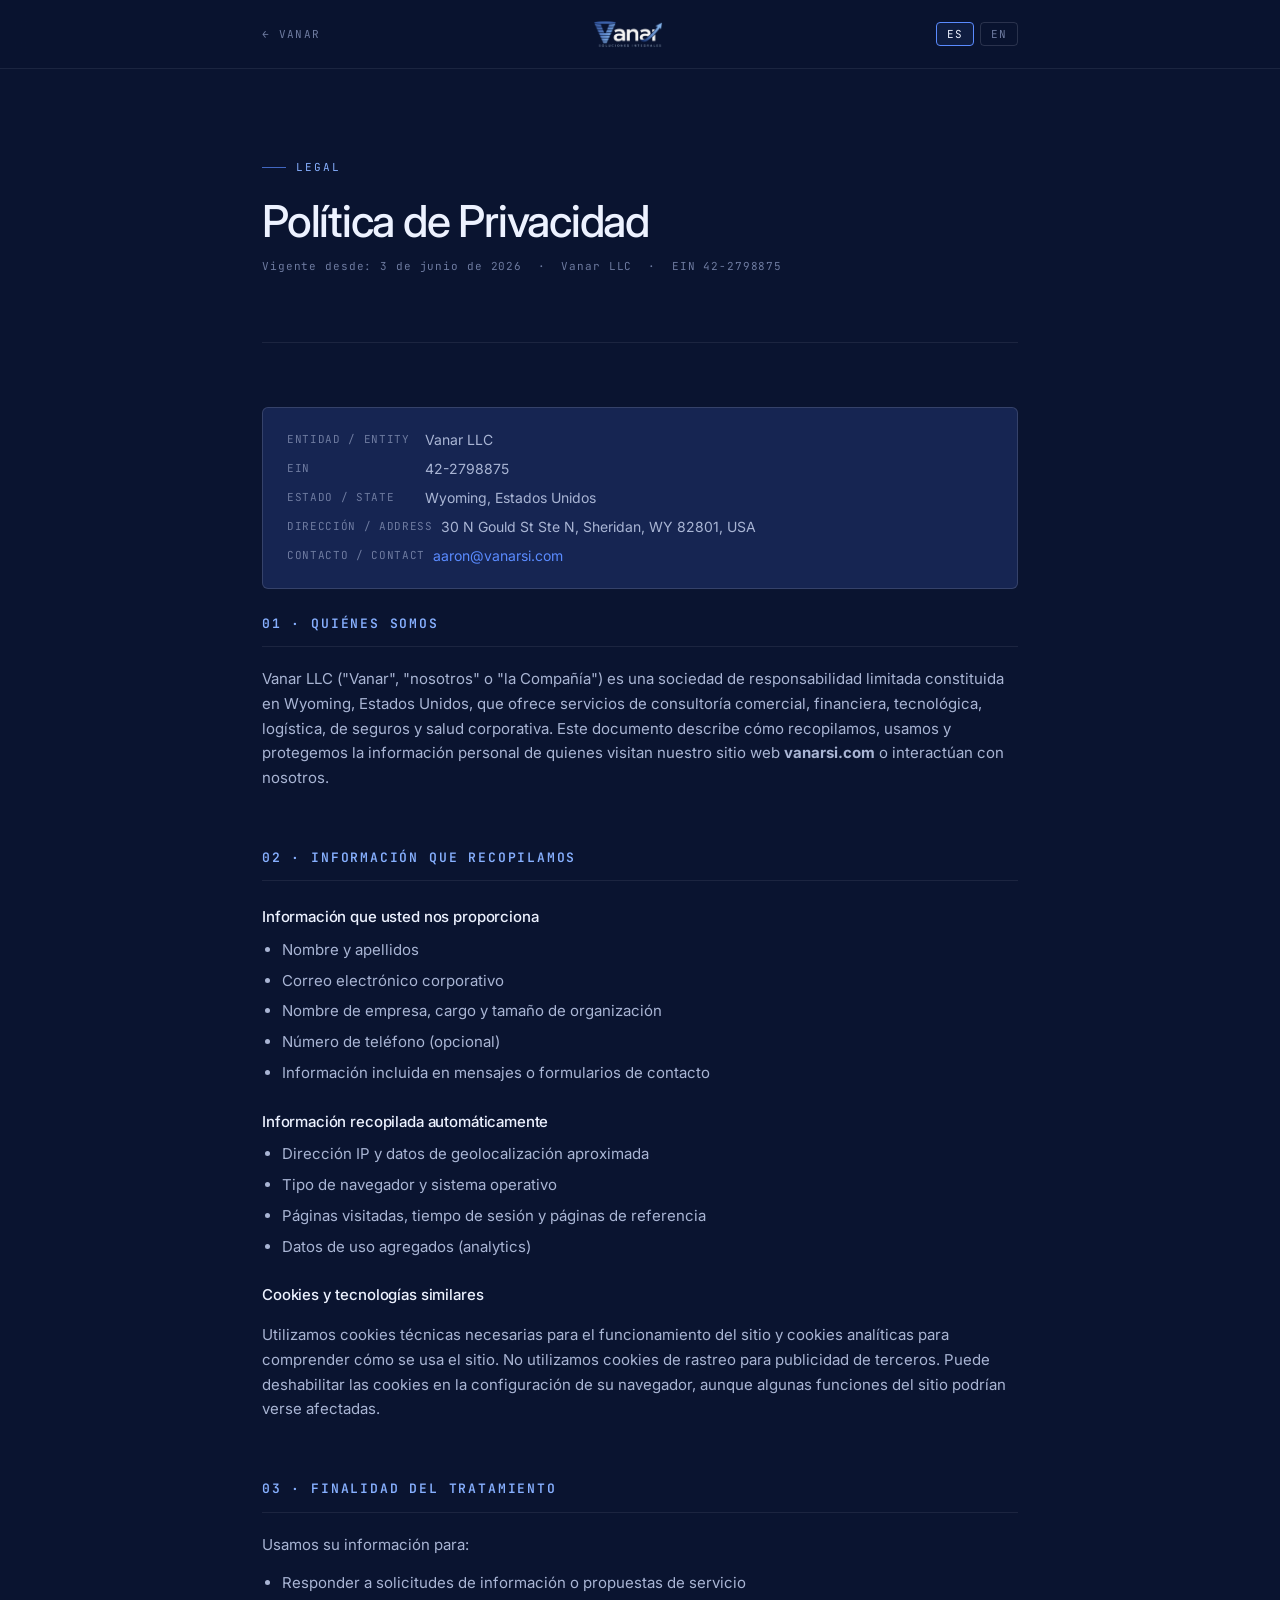
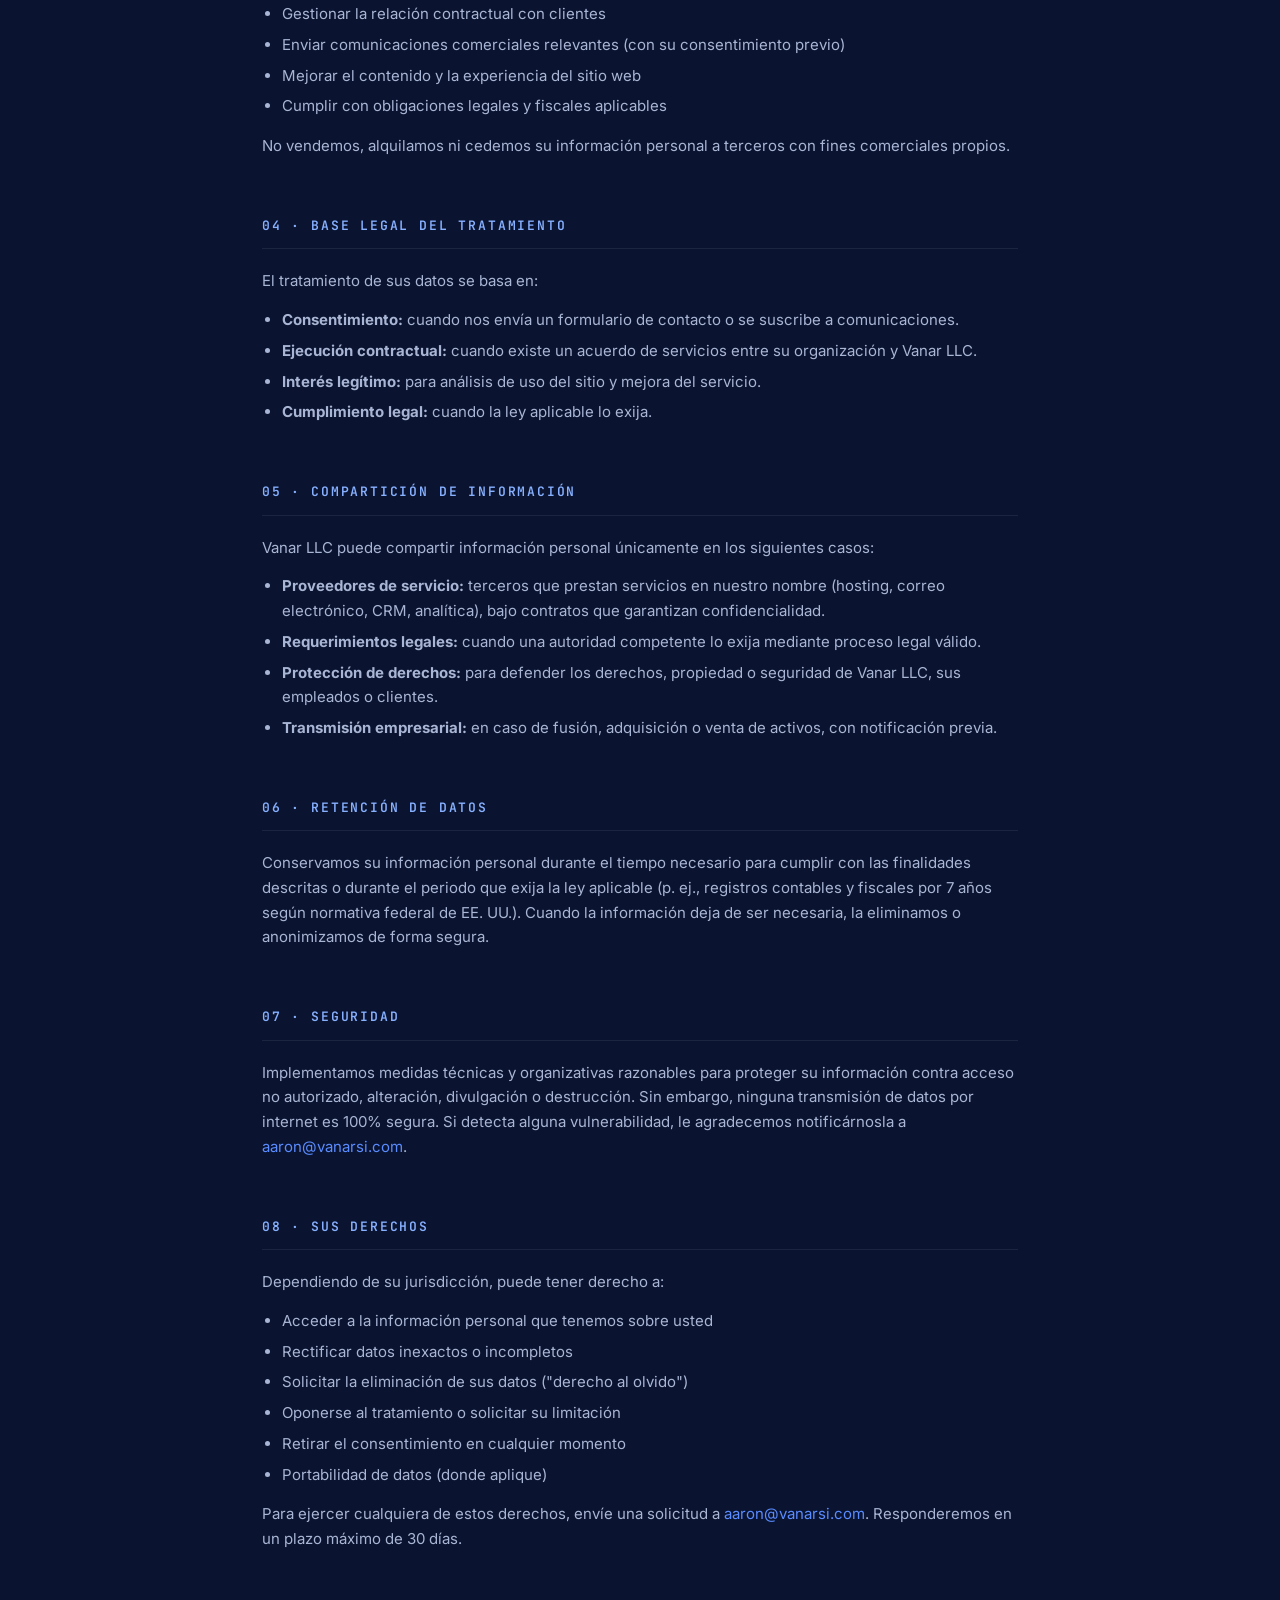
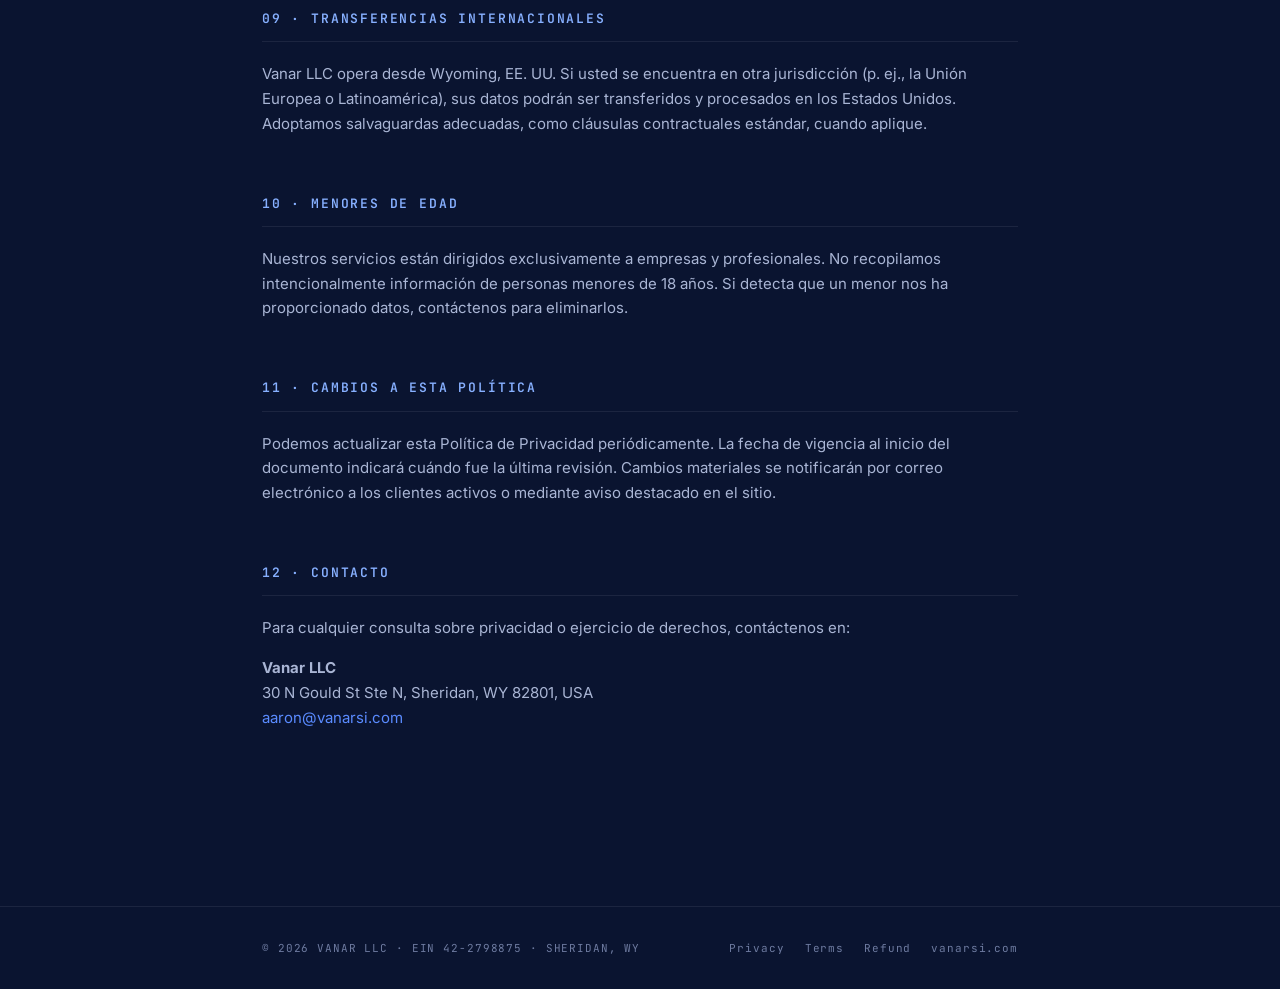
<file: privacy.html>
<!doctype html>
<html lang="es">
<head>
<meta charset="utf-8" />
<meta name="viewport" content="width=device-width, initial-scale=1" />
<title>Política de Privacidad · Vanar LLC</title>
<link rel="icon" type="image/png" sizes="32x32" href="assets/favicon-32.png?v=3" />
<link rel="shortcut icon" href="assets/favicon-32.png?v=3" />
<link rel="preconnect" href="https://fonts.googleapis.com" />
<link rel="preconnect" href="https://fonts.gstatic.com" crossorigin />
<link href="https://fonts.googleapis.com/css2?family=Inter:wght@300;400;450;500;600&family=JetBrains+Mono:wght@400;500&family=Instrument+Serif:ital@0;1&display=swap" rel="stylesheet" />
<style>
:root {
  --bg: #0A1430;
  --bg-elev: #101D43;
  --bg-elev-2: #162552;
  --ink: #EDF2FF;
  --ink-soft: #A9B5D4;
  --ink-mute: #6E7BA0;
  --line: rgba(237,242,255,0.08);
  --line-2: rgba(237,242,255,0.14);
  --accent: #5A8BFF;
  --accent-2: #87B0FF;
  --radius: 6px;
}
*, *::before, *::after { box-sizing: border-box; }
html, body { margin: 0; padding: 0; background: var(--bg); color: var(--ink); }
body {
  font-family: 'Inter', system-ui, sans-serif;
  font-size: 16px;
  line-height: 1.65;
  -webkit-font-smoothing: antialiased;
}
a { color: var(--accent); text-decoration: none; }
a:hover { text-decoration: underline; }
.container { max-width: 820px; margin: 0 auto; padding: 0 32px; }
@media (max-width: 600px) { .container { padding: 0 20px; } }

/* Nav */
.legal-nav {
  border-bottom: 1px solid var(--line);
  padding: 20px 0;
  position: sticky; top: 0;
  background: rgba(10,20,48,0.92);
  backdrop-filter: blur(12px);
  z-index: 100;
}
.legal-nav-row {
  display: flex; align-items: center; justify-content: space-between; gap: 16px;
}
.logo-img { height: 28px; display: block; }
.nav-back {
  font-family: 'JetBrains Mono', monospace;
  font-size: 11px; letter-spacing: 0.12em;
  text-transform: uppercase; color: var(--ink-mute);
  display: inline-flex; align-items: center; gap: 6px;
}
.nav-back:hover { color: var(--ink); text-decoration: none; }
.lang-toggle { display: flex; gap: 6px; }
.lang-toggle button {
  font-family: 'JetBrains Mono', monospace;
  font-size: 11px; letter-spacing: 0.1em;
  border: 1px solid var(--line-2);
  background: none; color: var(--ink-mute);
  padding: 4px 10px; border-radius: 4px; cursor: pointer;
  transition: all 0.15s;
}
.lang-toggle button.active, .lang-toggle button:hover {
  color: var(--ink); border-color: var(--accent); background: rgba(90,139,255,0.08);
}

/* Hero header */
.legal-header {
  padding: 80px 0 56px;
  border-bottom: 1px solid var(--line);
}
.eyebrow {
  font-family: 'JetBrains Mono', monospace;
  font-size: 11px; letter-spacing: 0.18em; text-transform: uppercase;
  color: var(--accent-2); display: inline-flex; align-items: center; gap: 10px;
}
.eyebrow::before {
  content: ""; width: 24px; height: 1px;
  background: var(--accent); display: inline-block; opacity: 0.7;
}
.legal-title {
  font-size: clamp(28px, 4vw, 44px);
  font-weight: 500; letter-spacing: -0.028em;
  margin: 20px 0 12px; line-height: 1.1;
}
.legal-meta {
  font-family: 'JetBrains Mono', monospace;
  font-size: 11px; letter-spacing: 0.08em; color: var(--ink-mute);
}

/* Body */
.legal-body { padding: 64px 0 120px; }
.legal-section { margin-bottom: 56px; }
.legal-section h2 {
  font-size: 13px; font-weight: 600; letter-spacing: 0.14em;
  text-transform: uppercase; color: var(--accent-2);
  font-family: 'JetBrains Mono', monospace;
  margin: 0 0 20px;
  padding-bottom: 12px;
  border-bottom: 1px solid var(--line);
}
.legal-section h3 {
  font-size: 15px; font-weight: 500; color: var(--ink);
  margin: 24px 0 8px; letter-spacing: -0.01em;
}
.legal-section p {
  color: var(--ink-soft); font-size: 15px; margin-bottom: 14px;
}
.legal-section ul {
  margin: 0 0 14px 0; padding-left: 20px;
  color: var(--ink-soft); font-size: 15px;
}
.legal-section ul li { margin-bottom: 6px; }
.entity-box {
  background: var(--bg-elev-2);
  border: 1px solid var(--line-2);
  border-radius: var(--radius);
  padding: 20px 24px;
  margin-bottom: 24px;
}
.entity-box .row { display: flex; gap: 8px; margin-bottom: 6px; font-size: 14px; }
.entity-box .row:last-child { margin-bottom: 0; }
.entity-box .label { color: var(--ink-mute); min-width: 130px; font-family: 'JetBrains Mono', monospace; font-size: 11px; letter-spacing: 0.06em; text-transform: uppercase; padding-top: 2px; }
.entity-box .val { color: var(--ink-soft); }

/* Footer */
.legal-footer {
  border-top: 1px solid var(--line);
  padding: 32px 0;
}
.legal-footer-row {
  display: flex; align-items: center; justify-content: space-between;
  font-family: 'JetBrains Mono', monospace; font-size: 11px;
  letter-spacing: 0.08em; color: var(--ink-mute); gap: 16px; flex-wrap: wrap;
}
.legal-links { display: flex; gap: 20px; }
.legal-links a { color: var(--ink-mute); }
.legal-links a:hover { color: var(--accent); text-decoration: none; }

/* Lang visibility */
[data-lang] { display: none; }
[data-lang].visible { display: block; }
</style>
</head>
<body>

<nav class="legal-nav">
  <div class="container legal-nav-row">
    <a href="/" class="nav-back">← Vanar</a>
    <a href="/"><img src="assets/vanar-logo-nav.png?v=1" alt="Vanar" class="logo-img" /></a>
    <div class="lang-toggle">
      <button class="active" onclick="setLang('es')" id="btn-es">ES</button>
      <button onclick="setLang('en')" id="btn-en">EN</button>
    </div>
  </div>
</nav>

<div class="container">
  <header class="legal-header">
    <span class="eyebrow">Legal</span>

    <div data-lang="es" class="visible">
      <h1 class="legal-title">Política de Privacidad</h1>
      <p class="legal-meta">Vigente desde: 3 de junio de 2026 &nbsp;·&nbsp; Vanar LLC &nbsp;·&nbsp; EIN 42-2798875</p>
    </div>
    <div data-lang="en">
      <h1 class="legal-title">Privacy Policy</h1>
      <p class="legal-meta">Effective: June 3, 2026 &nbsp;·&nbsp; Vanar LLC &nbsp;·&nbsp; EIN 42-2798875</p>
    </div>
  </header>

  <main class="legal-body">

    <!-- ENTITY INFO -->
    <div class="entity-box">
      <div class="row"><span class="label">Entidad / Entity</span><span class="val">Vanar LLC</span></div>
      <div class="row"><span class="label">EIN</span><span class="val">42-2798875</span></div>
      <div class="row"><span class="label">Estado / State</span><span class="val">Wyoming, Estados Unidos</span></div>
      <div class="row"><span class="label">Dirección / Address</span><span class="val">30 N Gould St Ste N, Sheridan, WY 82801, USA</span></div>
      <div class="row"><span class="label">Contacto / Contact</span><span class="val"><a href="mailto:aaron@vanarsi.com">aaron@vanarsi.com</a></span></div>
    </div>

    <!-- ESPAÑOL -->
    <div data-lang="es" class="visible">

      <div class="legal-section">
        <h2>01 · Quiénes somos</h2>
        <p>Vanar LLC ("Vanar", "nosotros" o "la Compañía") es una sociedad de responsabilidad limitada constituida en Wyoming, Estados Unidos, que ofrece servicios de consultoría comercial, financiera, tecnológica, logística, de seguros y salud corporativa. Este documento describe cómo recopilamos, usamos y protegemos la información personal de quienes visitan nuestro sitio web <strong>vanarsi.com</strong> o interactúan con nosotros.</p>
      </div>

      <div class="legal-section">
        <h2>02 · Información que recopilamos</h2>
        <h3>Información que usted nos proporciona</h3>
        <ul>
          <li>Nombre y apellidos</li>
          <li>Correo electrónico corporativo</li>
          <li>Nombre de empresa, cargo y tamaño de organización</li>
          <li>Número de teléfono (opcional)</li>
          <li>Información incluida en mensajes o formularios de contacto</li>
        </ul>
        <h3>Información recopilada automáticamente</h3>
        <ul>
          <li>Dirección IP y datos de geolocalización aproximada</li>
          <li>Tipo de navegador y sistema operativo</li>
          <li>Páginas visitadas, tiempo de sesión y páginas de referencia</li>
          <li>Datos de uso agregados (analytics)</li>
        </ul>
        <h3>Cookies y tecnologías similares</h3>
        <p>Utilizamos cookies técnicas necesarias para el funcionamiento del sitio y cookies analíticas para comprender cómo se usa el sitio. No utilizamos cookies de rastreo para publicidad de terceros. Puede deshabilitar las cookies en la configuración de su navegador, aunque algunas funciones del sitio podrían verse afectadas.</p>
      </div>

      <div class="legal-section">
        <h2>03 · Finalidad del tratamiento</h2>
        <p>Usamos su información para:</p>
        <ul>
          <li>Responder a solicitudes de información o propuestas de servicio</li>
          <li>Gestionar la relación contractual con clientes</li>
          <li>Enviar comunicaciones comerciales relevantes (con su consentimiento previo)</li>
          <li>Mejorar el contenido y la experiencia del sitio web</li>
          <li>Cumplir con obligaciones legales y fiscales aplicables</li>
        </ul>
        <p>No vendemos, alquilamos ni cedemos su información personal a terceros con fines comerciales propios.</p>
      </div>

      <div class="legal-section">
        <h2>04 · Base legal del tratamiento</h2>
        <p>El tratamiento de sus datos se basa en:</p>
        <ul>
          <li><strong>Consentimiento:</strong> cuando nos envía un formulario de contacto o se suscribe a comunicaciones.</li>
          <li><strong>Ejecución contractual:</strong> cuando existe un acuerdo de servicios entre su organización y Vanar LLC.</li>
          <li><strong>Interés legítimo:</strong> para análisis de uso del sitio y mejora del servicio.</li>
          <li><strong>Cumplimiento legal:</strong> cuando la ley aplicable lo exija.</li>
        </ul>
      </div>

      <div class="legal-section">
        <h2>05 · Compartición de información</h2>
        <p>Vanar LLC puede compartir información personal únicamente en los siguientes casos:</p>
        <ul>
          <li><strong>Proveedores de servicio:</strong> terceros que prestan servicios en nuestro nombre (hosting, correo electrónico, CRM, analítica), bajo contratos que garantizan confidencialidad.</li>
          <li><strong>Requerimientos legales:</strong> cuando una autoridad competente lo exija mediante proceso legal válido.</li>
          <li><strong>Protección de derechos:</strong> para defender los derechos, propiedad o seguridad de Vanar LLC, sus empleados o clientes.</li>
          <li><strong>Transmisión empresarial:</strong> en caso de fusión, adquisición o venta de activos, con notificación previa.</li>
        </ul>
      </div>

      <div class="legal-section">
        <h2>06 · Retención de datos</h2>
        <p>Conservamos su información personal durante el tiempo necesario para cumplir con las finalidades descritas o durante el periodo que exija la ley aplicable (p. ej., registros contables y fiscales por 7 años según normativa federal de EE. UU.). Cuando la información deja de ser necesaria, la eliminamos o anonimizamos de forma segura.</p>
      </div>

      <div class="legal-section">
        <h2>07 · Seguridad</h2>
        <p>Implementamos medidas técnicas y organizativas razonables para proteger su información contra acceso no autorizado, alteración, divulgación o destrucción. Sin embargo, ninguna transmisión de datos por internet es 100% segura. Si detecta alguna vulnerabilidad, le agradecemos notificárnosla a <a href="mailto:aaron@vanarsi.com">aaron@vanarsi.com</a>.</p>
      </div>

      <div class="legal-section">
        <h2>08 · Sus derechos</h2>
        <p>Dependiendo de su jurisdicción, puede tener derecho a:</p>
        <ul>
          <li>Acceder a la información personal que tenemos sobre usted</li>
          <li>Rectificar datos inexactos o incompletos</li>
          <li>Solicitar la eliminación de sus datos ("derecho al olvido")</li>
          <li>Oponerse al tratamiento o solicitar su limitación</li>
          <li>Retirar el consentimiento en cualquier momento</li>
          <li>Portabilidad de datos (donde aplique)</li>
        </ul>
        <p>Para ejercer cualquiera de estos derechos, envíe una solicitud a <a href="mailto:aaron@vanarsi.com">aaron@vanarsi.com</a>. Responderemos en un plazo máximo de 30 días.</p>
      </div>

      <div class="legal-section">
        <h2>09 · Transferencias internacionales</h2>
        <p>Vanar LLC opera desde Wyoming, EE. UU. Si usted se encuentra en otra jurisdicción (p. ej., la Unión Europea o Latinoamérica), sus datos podrán ser transferidos y procesados en los Estados Unidos. Adoptamos salvaguardas adecuadas, como cláusulas contractuales estándar, cuando aplique.</p>
      </div>

      <div class="legal-section">
        <h2>10 · Menores de edad</h2>
        <p>Nuestros servicios están dirigidos exclusivamente a empresas y profesionales. No recopilamos intencionalmente información de personas menores de 18 años. Si detecta que un menor nos ha proporcionado datos, contáctenos para eliminarlos.</p>
      </div>

      <div class="legal-section">
        <h2>11 · Cambios a esta política</h2>
        <p>Podemos actualizar esta Política de Privacidad periódicamente. La fecha de vigencia al inicio del documento indicará cuándo fue la última revisión. Cambios materiales se notificarán por correo electrónico a los clientes activos o mediante aviso destacado en el sitio.</p>
      </div>

      <div class="legal-section">
        <h2>12 · Contacto</h2>
        <p>Para cualquier consulta sobre privacidad o ejercicio de derechos, contáctenos en:</p>
        <p><strong>Vanar LLC</strong><br/>
        30 N Gould St Ste N, Sheridan, WY 82801, USA<br/>
        <a href="mailto:aaron@vanarsi.com">aaron@vanarsi.com</a></p>
      </div>

    </div><!-- /es -->

    <!-- ENGLISH -->
    <div data-lang="en">

      <div class="legal-section">
        <h2>01 · Who We Are</h2>
        <p>Vanar LLC ("Vanar," "we," or "the Company") is a limited liability company formed in Wyoming, United States, providing commercial, financial, technology, logistics, insurance, and corporate health consulting services. This document describes how we collect, use, and protect the personal information of those who visit our website <strong>vanarsi.com</strong> or interact with us.</p>
      </div>

      <div class="legal-section">
        <h2>02 · Information We Collect</h2>
        <h3>Information You Provide</h3>
        <ul>
          <li>Full name</li>
          <li>Corporate email address</li>
          <li>Company name, title, and organization size</li>
          <li>Phone number (optional)</li>
          <li>Information included in messages or contact forms</li>
        </ul>
        <h3>Automatically Collected Information</h3>
        <ul>
          <li>IP address and approximate geolocation</li>
          <li>Browser type and operating system</li>
          <li>Pages visited, session duration, and referral pages</li>
          <li>Aggregated usage data (analytics)</li>
        </ul>
        <h3>Cookies and Similar Technologies</h3>
        <p>We use technically necessary cookies for site functionality and analytics cookies to understand how the site is used. We do not use third-party advertising tracking cookies. You may disable cookies in your browser settings, though some site features may be affected.</p>
      </div>

      <div class="legal-section">
        <h2>03 · Purpose of Processing</h2>
        <p>We use your information to:</p>
        <ul>
          <li>Respond to information requests or service proposals</li>
          <li>Manage contractual relationships with clients</li>
          <li>Send relevant commercial communications (with your prior consent)</li>
          <li>Improve website content and user experience</li>
          <li>Comply with applicable legal and tax obligations</li>
        </ul>
        <p>We do not sell, rent, or transfer your personal information to third parties for their own commercial purposes.</p>
      </div>

      <div class="legal-section">
        <h2>04 · Legal Basis for Processing</h2>
        <ul>
          <li><strong>Consent:</strong> when you submit a contact form or subscribe to communications.</li>
          <li><strong>Contractual performance:</strong> when a services agreement exists between your organization and Vanar LLC.</li>
          <li><strong>Legitimate interest:</strong> for site usage analytics and service improvement.</li>
          <li><strong>Legal compliance:</strong> where required by applicable law.</li>
        </ul>
      </div>

      <div class="legal-section">
        <h2>05 · Information Sharing</h2>
        <p>Vanar LLC may share personal information only in the following cases:</p>
        <ul>
          <li><strong>Service providers:</strong> third parties acting on our behalf (hosting, email, CRM, analytics), under contracts ensuring confidentiality.</li>
          <li><strong>Legal requirements:</strong> when required by a competent authority through valid legal process.</li>
          <li><strong>Rights protection:</strong> to defend the rights, property, or safety of Vanar LLC, its employees, or clients.</li>
          <li><strong>Business transfers:</strong> in case of merger, acquisition, or asset sale, with prior notice.</li>
        </ul>
      </div>

      <div class="legal-section">
        <h2>06 · Data Retention</h2>
        <p>We retain personal information for as long as necessary to fulfill the described purposes or as required by applicable law (e.g., accounting and tax records for 7 years under U.S. federal regulations). When information is no longer needed, it is securely deleted or anonymized.</p>
      </div>

      <div class="legal-section">
        <h2>07 · Security</h2>
        <p>We implement reasonable technical and organizational measures to protect your information against unauthorized access, alteration, disclosure, or destruction. However, no data transmission over the internet is 100% secure. If you discover a vulnerability, please notify us at <a href="mailto:aaron@vanarsi.com">aaron@vanarsi.com</a>.</p>
      </div>

      <div class="legal-section">
        <h2>08 · Your Rights</h2>
        <p>Depending on your jurisdiction, you may have the right to:</p>
        <ul>
          <li>Access the personal information we hold about you</li>
          <li>Correct inaccurate or incomplete data</li>
          <li>Request deletion of your data ("right to be forgotten")</li>
          <li>Object to processing or request restriction</li>
          <li>Withdraw consent at any time</li>
          <li>Data portability (where applicable)</li>
        </ul>
        <p>To exercise any of these rights, send a request to <a href="mailto:aaron@vanarsi.com">aaron@vanarsi.com</a>. We will respond within 30 days.</p>
      </div>

      <div class="legal-section">
        <h2>09 · International Transfers</h2>
        <p>Vanar LLC operates from Wyoming, USA. If you are located in another jurisdiction (e.g., the European Union or Latin America), your data may be transferred to and processed in the United States. We implement appropriate safeguards, such as standard contractual clauses, where applicable.</p>
      </div>

      <div class="legal-section">
        <h2>10 · Minors</h2>
        <p>Our services are directed exclusively at businesses and professionals. We do not knowingly collect information from individuals under 18 years of age. If you believe a minor has provided us with data, please contact us for its removal.</p>
      </div>

      <div class="legal-section">
        <h2>11 · Changes to This Policy</h2>
        <p>We may update this Privacy Policy periodically. The effective date at the top of this document indicates when it was last revised. Material changes will be communicated by email to active clients or via a prominent notice on the site.</p>
      </div>

      <div class="legal-section">
        <h2>12 · Contact</h2>
        <p>For any privacy inquiries or to exercise your rights, contact us at:</p>
        <p><strong>Vanar LLC</strong><br/>
        30 N Gould St Ste N, Sheridan, WY 82801, USA<br/>
        <a href="mailto:aaron@vanarsi.com">aaron@vanarsi.com</a></p>
      </div>

    </div><!-- /en -->

  </main>
</div>

<footer class="legal-footer">
  <div class="container legal-footer-row">
    <span>© 2026 VANAR LLC · EIN 42-2798875 · SHERIDAN, WY</span>
    <div class="legal-links">
      <a href="privacy.html">Privacy</a>
      <a href="terms.html">Terms</a>
      <a href="refund.html">Refund</a>
      <a href="/">vanarsi.com</a>
    </div>
  </div>
</footer>

<script>
function setLang(lang) {
  document.querySelectorAll('[data-lang]').forEach(el => {
    el.classList.toggle('visible', el.dataset.lang === lang);
  });
  document.getElementById('btn-es').classList.toggle('active', lang === 'es');
  document.getElementById('btn-en').classList.toggle('active', lang === 'en');
  document.documentElement.lang = lang;
  localStorage.setItem('vanar_lang', lang);
}
(function() {
  const saved = localStorage.getItem('vanar_lang') || 'es';
  if (saved === 'en') setLang('en');
})();
</script>
</body>
</html>
</file>
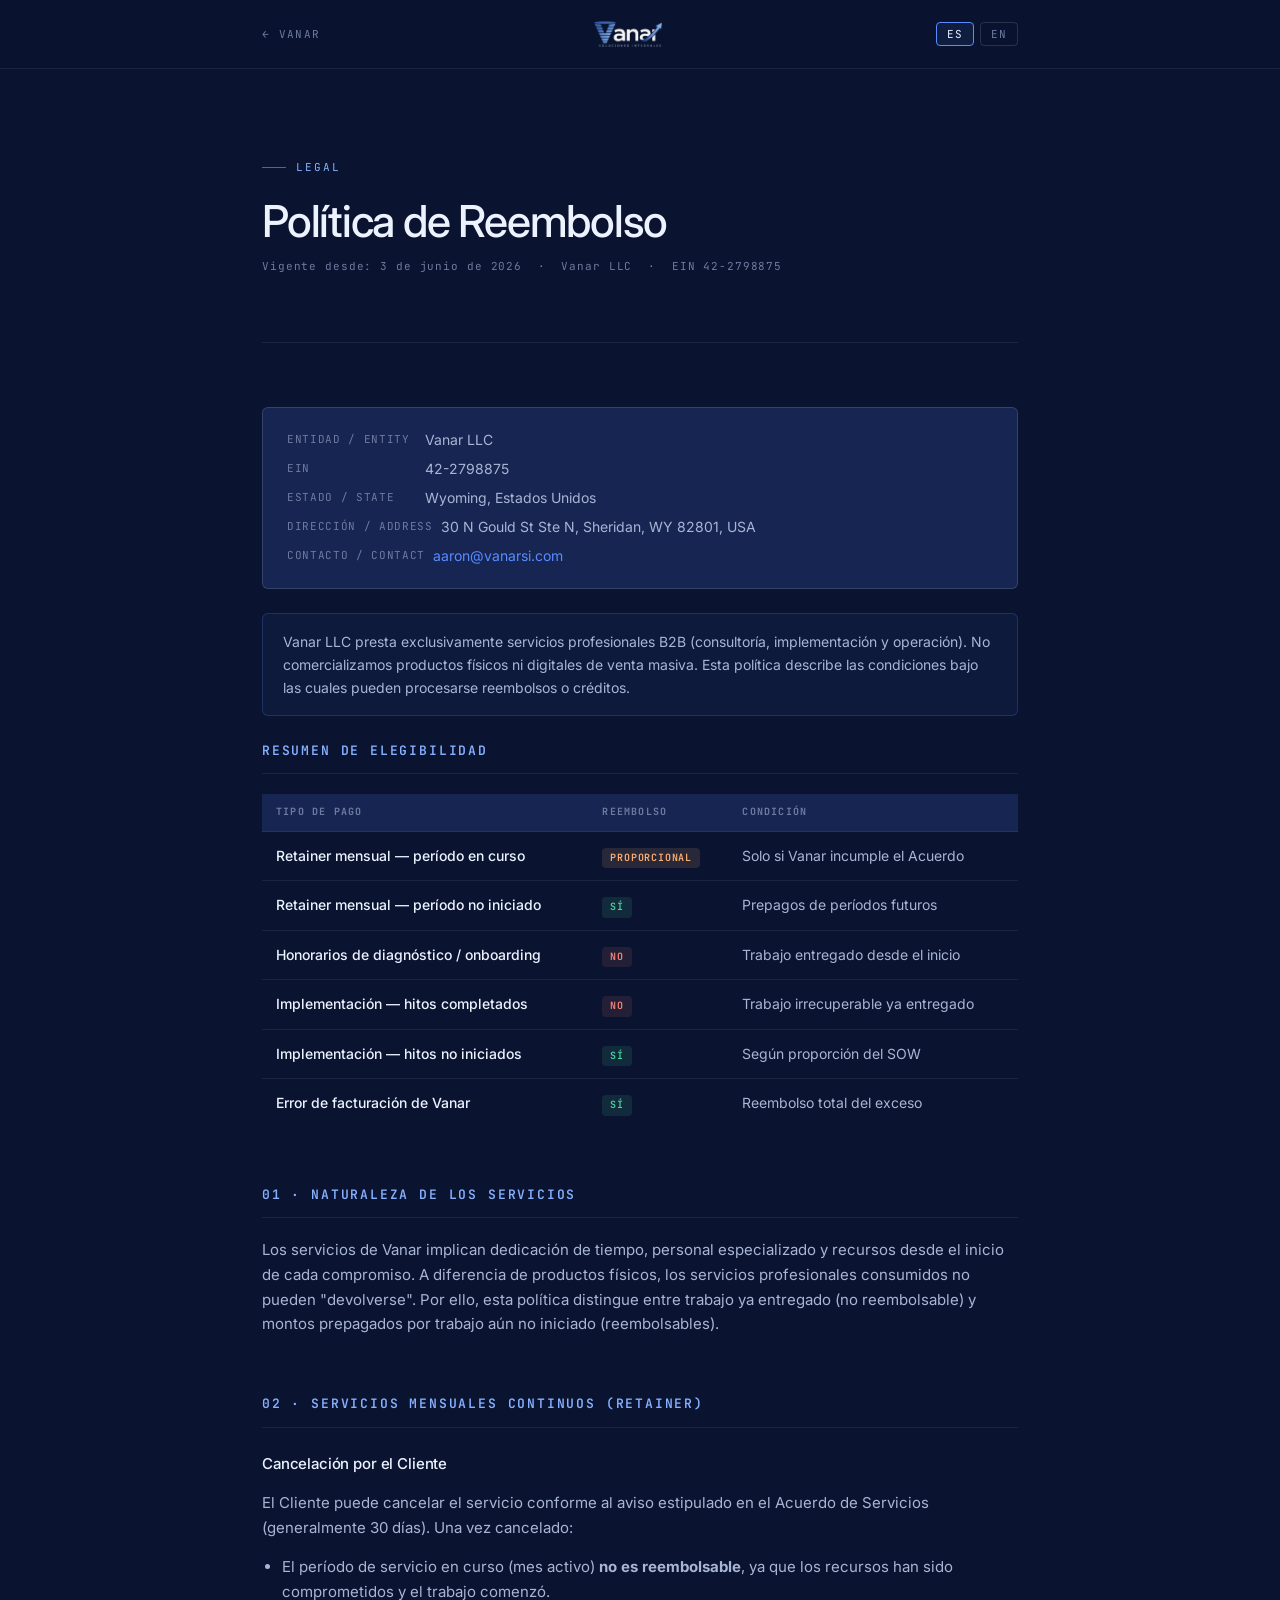
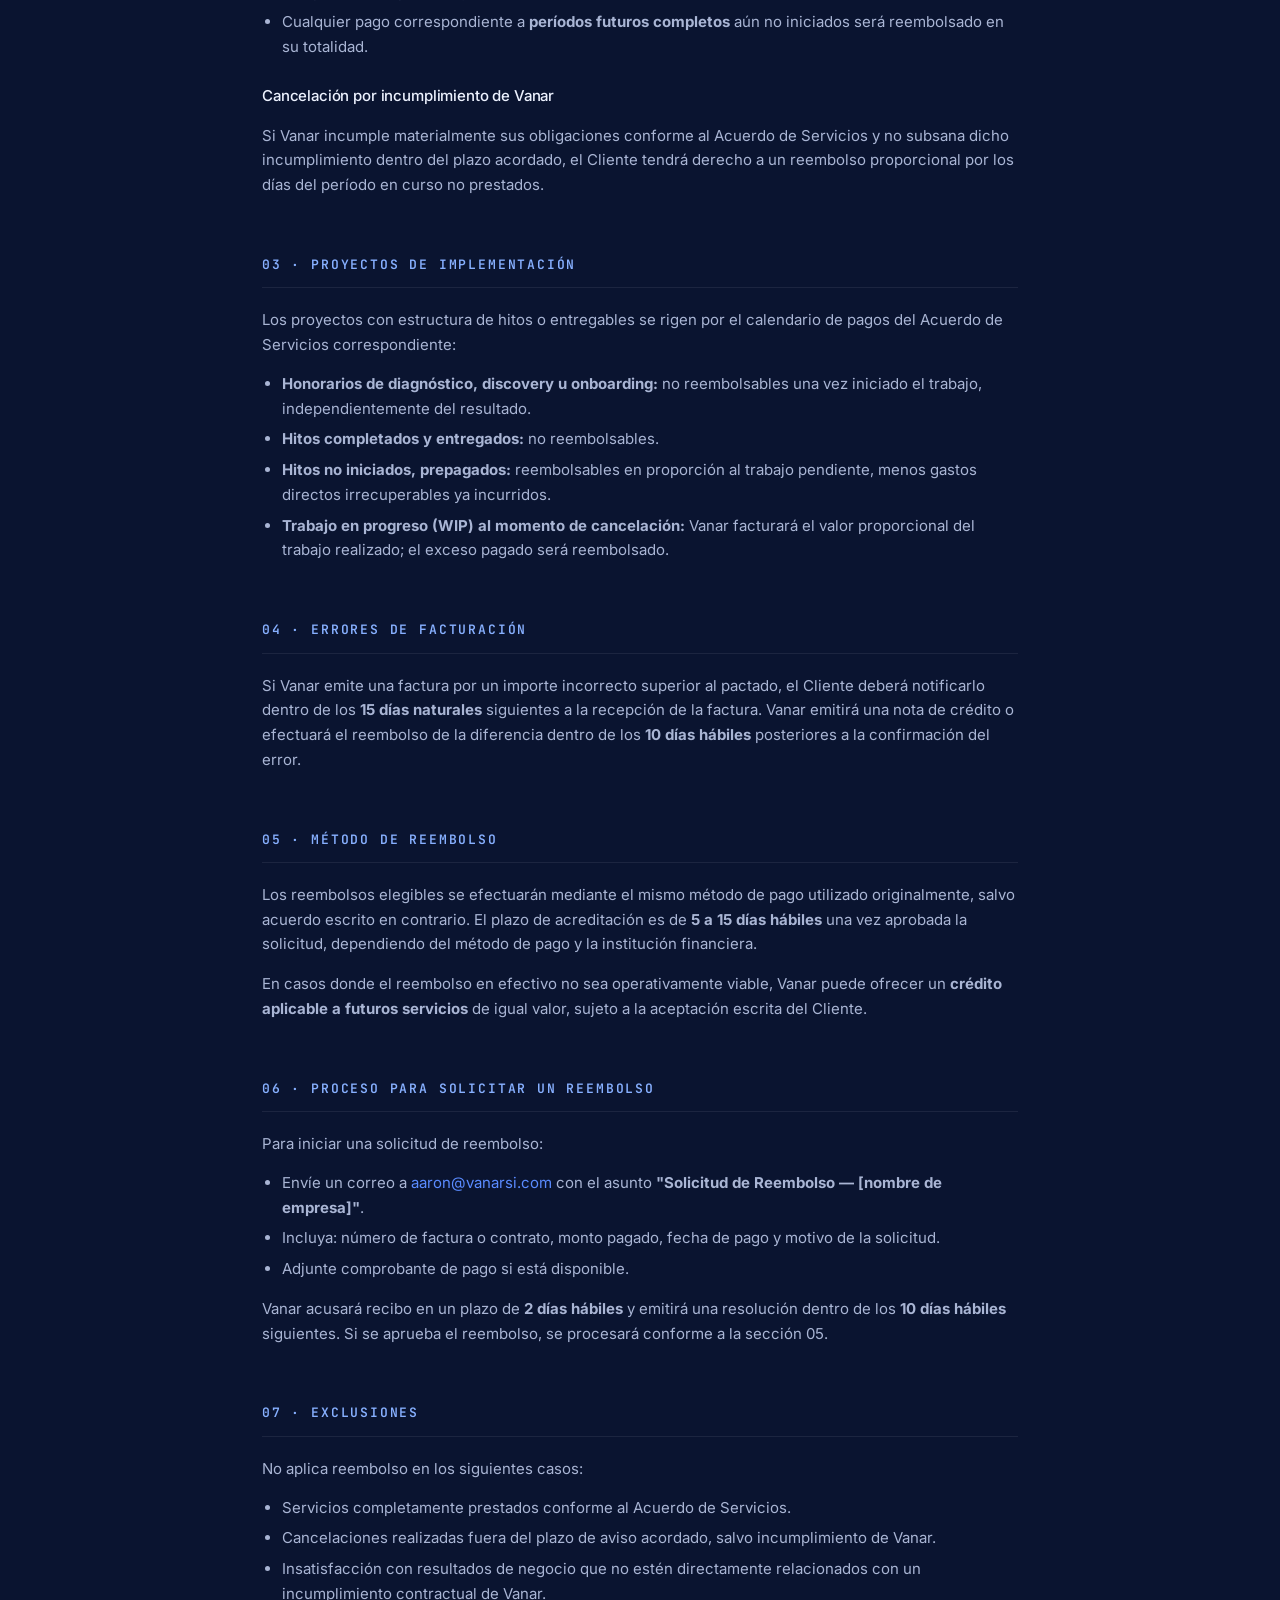
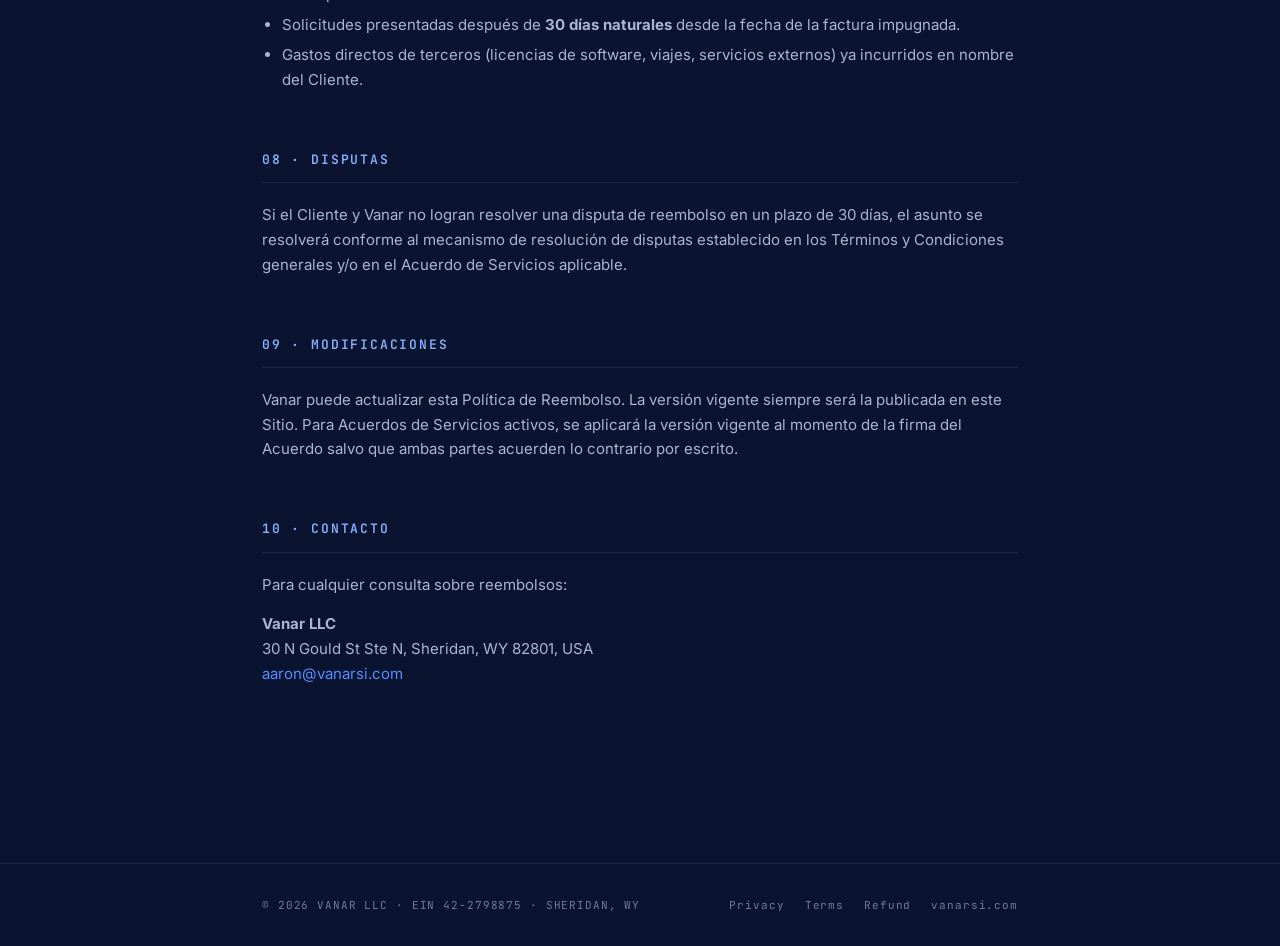
<file: refund.html>
<!doctype html>
<html lang="es">
<head>
<meta charset="utf-8" />
<meta name="viewport" content="width=device-width, initial-scale=1" />
<title>Política de Reembolso · Vanar LLC</title>
<link rel="icon" type="image/png" sizes="32x32" href="assets/favicon-32.png?v=3" />
<link rel="shortcut icon" href="assets/favicon-32.png?v=3" />
<link rel="preconnect" href="https://fonts.googleapis.com" />
<link rel="preconnect" href="https://fonts.gstatic.com" crossorigin />
<link href="https://fonts.googleapis.com/css2?family=Inter:wght@300;400;450;500;600&family=JetBrains+Mono:wght@400;500&family=Instrument+Serif:ital@0;1&display=swap" rel="stylesheet" />
<style>
:root {
  --bg: #0A1430;
  --bg-elev: #101D43;
  --bg-elev-2: #162552;
  --ink: #EDF2FF;
  --ink-soft: #A9B5D4;
  --ink-mute: #6E7BA0;
  --line: rgba(237,242,255,0.08);
  --line-2: rgba(237,242,255,0.14);
  --accent: #5A8BFF;
  --accent-2: #87B0FF;
  --positive: #4BD39A;
  --warn: #FFB070;
  --risk: #FF8577;
  --radius: 6px;
}
*, *::before, *::after { box-sizing: border-box; }
html, body { margin: 0; padding: 0; background: var(--bg); color: var(--ink); }
body {
  font-family: 'Inter', system-ui, sans-serif;
  font-size: 16px;
  line-height: 1.65;
  -webkit-font-smoothing: antialiased;
}
a { color: var(--accent); text-decoration: none; }
a:hover { text-decoration: underline; }
.container { max-width: 820px; margin: 0 auto; padding: 0 32px; }
@media (max-width: 600px) { .container { padding: 0 20px; } }

.legal-nav {
  border-bottom: 1px solid var(--line);
  padding: 20px 0;
  position: sticky; top: 0;
  background: rgba(10,20,48,0.92);
  backdrop-filter: blur(12px);
  z-index: 100;
}
.legal-nav-row { display: flex; align-items: center; justify-content: space-between; gap: 16px; }
.logo-img { height: 28px; display: block; }
.nav-back {
  font-family: 'JetBrains Mono', monospace;
  font-size: 11px; letter-spacing: 0.12em;
  text-transform: uppercase; color: var(--ink-mute);
  display: inline-flex; align-items: center; gap: 6px;
}
.nav-back:hover { color: var(--ink); text-decoration: none; }
.lang-toggle { display: flex; gap: 6px; }
.lang-toggle button {
  font-family: 'JetBrains Mono', monospace;
  font-size: 11px; letter-spacing: 0.1em;
  border: 1px solid var(--line-2);
  background: none; color: var(--ink-mute);
  padding: 4px 10px; border-radius: 4px; cursor: pointer;
  transition: all 0.15s;
}
.lang-toggle button.active, .lang-toggle button:hover {
  color: var(--ink); border-color: var(--accent); background: rgba(90,139,255,0.08);
}

.legal-header { padding: 80px 0 56px; border-bottom: 1px solid var(--line); }
.eyebrow {
  font-family: 'JetBrains Mono', monospace;
  font-size: 11px; letter-spacing: 0.18em; text-transform: uppercase;
  color: var(--accent-2); display: inline-flex; align-items: center; gap: 10px;
}
.eyebrow::before {
  content: ""; width: 24px; height: 1px;
  background: var(--accent); display: inline-block; opacity: 0.7;
}
.legal-title {
  font-size: clamp(28px, 4vw, 44px); font-weight: 500;
  letter-spacing: -0.028em; margin: 20px 0 12px; line-height: 1.1;
}
.legal-meta {
  font-family: 'JetBrains Mono', monospace;
  font-size: 11px; letter-spacing: 0.08em; color: var(--ink-mute);
}

.legal-body { padding: 64px 0 120px; }
.legal-section { margin-bottom: 56px; }
.legal-section h2 {
  font-size: 13px; font-weight: 600; letter-spacing: 0.14em;
  text-transform: uppercase; color: var(--accent-2);
  font-family: 'JetBrains Mono', monospace;
  margin: 0 0 20px; padding-bottom: 12px;
  border-bottom: 1px solid var(--line);
}
.legal-section h3 {
  font-size: 15px; font-weight: 500; color: var(--ink);
  margin: 24px 0 8px; letter-spacing: -0.01em;
}
.legal-section p { color: var(--ink-soft); font-size: 15px; margin-bottom: 14px; }
.legal-section ul { margin: 0 0 14px 0; padding-left: 20px; color: var(--ink-soft); font-size: 15px; }
.legal-section ul li { margin-bottom: 6px; }
.entity-box {
  background: var(--bg-elev-2); border: 1px solid var(--line-2);
  border-radius: var(--radius); padding: 20px 24px; margin-bottom: 24px;
}
.entity-box .row { display: flex; gap: 8px; margin-bottom: 6px; font-size: 14px; }
.entity-box .row:last-child { margin-bottom: 0; }
.entity-box .label {
  color: var(--ink-mute); min-width: 130px; font-family: 'JetBrains Mono', monospace;
  font-size: 11px; letter-spacing: 0.06em; text-transform: uppercase; padding-top: 2px;
}
.entity-box .val { color: var(--ink-soft); }

/* Summary table */
.refund-table {
  width: 100%; border-collapse: collapse; margin-bottom: 24px;
  font-size: 14px;
}
.refund-table th {
  text-align: left; padding: 10px 14px;
  background: var(--bg-elev-2); color: var(--ink-mute);
  font-family: 'JetBrains Mono', monospace; font-size: 10px;
  letter-spacing: 0.12em; text-transform: uppercase;
  border-bottom: 1px solid var(--line-2);
}
.refund-table td {
  padding: 12px 14px; border-bottom: 1px solid var(--line);
  color: var(--ink-soft); vertical-align: top;
}
.refund-table tr:last-child td { border-bottom: none; }
.refund-table .type-col { color: var(--ink); font-weight: 500; }
.badge {
  display: inline-block; padding: 2px 8px; border-radius: 4px;
  font-family: 'JetBrains Mono', monospace; font-size: 10px;
  letter-spacing: 0.08em; text-transform: uppercase; font-weight: 600;
}
.badge-yes { background: rgba(75,211,154,0.12); color: var(--positive); }
.badge-partial { background: rgba(255,176,112,0.12); color: var(--warn); }
.badge-no { background: rgba(255,133,119,0.1); color: var(--risk); }

.notice-box {
  background: rgba(90,139,255,0.06); border: 1px solid rgba(90,139,255,0.2);
  border-radius: var(--radius); padding: 16px 20px; margin-bottom: 24px;
}
.notice-box p { color: var(--ink-soft); font-size: 14px; margin: 0; }

.legal-footer { border-top: 1px solid var(--line); padding: 32px 0; }
.legal-footer-row {
  display: flex; align-items: center; justify-content: space-between;
  font-family: 'JetBrains Mono', monospace; font-size: 11px;
  letter-spacing: 0.08em; color: var(--ink-mute); gap: 16px; flex-wrap: wrap;
}
.legal-links { display: flex; gap: 20px; }
.legal-links a { color: var(--ink-mute); }
.legal-links a:hover { color: var(--accent); text-decoration: none; }

[data-lang] { display: none; }
[data-lang].visible { display: block; }
</style>
</head>
<body>

<nav class="legal-nav">
  <div class="container legal-nav-row">
    <a href="/" class="nav-back">← Vanar</a>
    <a href="/"><img src="assets/vanar-logo-nav.png?v=1" alt="Vanar" class="logo-img" /></a>
    <div class="lang-toggle">
      <button class="active" onclick="setLang('es')" id="btn-es">ES</button>
      <button onclick="setLang('en')" id="btn-en">EN</button>
    </div>
  </div>
</nav>

<div class="container">
  <header class="legal-header">
    <span class="eyebrow">Legal</span>
    <div data-lang="es" class="visible">
      <h1 class="legal-title">Política de Reembolso</h1>
      <p class="legal-meta">Vigente desde: 3 de junio de 2026 &nbsp;·&nbsp; Vanar LLC &nbsp;·&nbsp; EIN 42-2798875</p>
    </div>
    <div data-lang="en">
      <h1 class="legal-title">Refund Policy</h1>
      <p class="legal-meta">Effective: June 3, 2026 &nbsp;·&nbsp; Vanar LLC &nbsp;·&nbsp; EIN 42-2798875</p>
    </div>
  </header>

  <main class="legal-body">

    <div class="entity-box">
      <div class="row"><span class="label">Entidad / Entity</span><span class="val">Vanar LLC</span></div>
      <div class="row"><span class="label">EIN</span><span class="val">42-2798875</span></div>
      <div class="row"><span class="label">Estado / State</span><span class="val">Wyoming, Estados Unidos</span></div>
      <div class="row"><span class="label">Dirección / Address</span><span class="val">30 N Gould St Ste N, Sheridan, WY 82801, USA</span></div>
      <div class="row"><span class="label">Contacto / Contact</span><span class="val"><a href="mailto:aaron@vanarsi.com">aaron@vanarsi.com</a></span></div>
    </div>

    <!-- ESPAÑOL -->
    <div data-lang="es" class="visible">

      <div class="notice-box">
        <p>Vanar LLC presta exclusivamente servicios profesionales B2B (consultoría, implementación y operación). No comercializamos productos físicos ni digitales de venta masiva. Esta política describe las condiciones bajo las cuales pueden procesarse reembolsos o créditos.</p>
      </div>

      <!-- Summary table ES -->
      <div class="legal-section">
        <h2>Resumen de elegibilidad</h2>
        <table class="refund-table">
          <thead>
            <tr>
              <th>Tipo de pago</th>
              <th>Reembolso</th>
              <th>Condición</th>
            </tr>
          </thead>
          <tbody>
            <tr>
              <td class="type-col">Retainer mensual — período en curso</td>
              <td><span class="badge badge-partial">Proporcional</span></td>
              <td>Solo si Vanar incumple el Acuerdo</td>
            </tr>
            <tr>
              <td class="type-col">Retainer mensual — período no iniciado</td>
              <td><span class="badge badge-yes">Sí</span></td>
              <td>Prepagos de períodos futuros</td>
            </tr>
            <tr>
              <td class="type-col">Honorarios de diagnóstico / onboarding</td>
              <td><span class="badge badge-no">No</span></td>
              <td>Trabajo entregado desde el inicio</td>
            </tr>
            <tr>
              <td class="type-col">Implementación — hitos completados</td>
              <td><span class="badge badge-no">No</span></td>
              <td>Trabajo irrecuperable ya entregado</td>
            </tr>
            <tr>
              <td class="type-col">Implementación — hitos no iniciados</td>
              <td><span class="badge badge-yes">Sí</span></td>
              <td>Según proporción del SOW</td>
            </tr>
            <tr>
              <td class="type-col">Error de facturación de Vanar</td>
              <td><span class="badge badge-yes">Sí</span></td>
              <td>Reembolso total del exceso</td>
            </tr>
          </tbody>
        </table>
      </div>

      <div class="legal-section">
        <h2>01 · Naturaleza de los servicios</h2>
        <p>Los servicios de Vanar implican dedicación de tiempo, personal especializado y recursos desde el inicio de cada compromiso. A diferencia de productos físicos, los servicios profesionales consumidos no pueden "devolverse". Por ello, esta política distingue entre trabajo ya entregado (no reembolsable) y montos prepagados por trabajo aún no iniciado (reembolsables).</p>
      </div>

      <div class="legal-section">
        <h2>02 · Servicios mensuales continuos (retainer)</h2>
        <h3>Cancelación por el Cliente</h3>
        <p>El Cliente puede cancelar el servicio conforme al aviso estipulado en el Acuerdo de Servicios (generalmente 30 días). Una vez cancelado:</p>
        <ul>
          <li>El período de servicio en curso (mes activo) <strong>no es reembolsable</strong>, ya que los recursos han sido comprometidos y el trabajo comenzó.</li>
          <li>Cualquier pago correspondiente a <strong>períodos futuros completos</strong> aún no iniciados será reembolsado en su totalidad.</li>
        </ul>
        <h3>Cancelación por incumplimiento de Vanar</h3>
        <p>Si Vanar incumple materialmente sus obligaciones conforme al Acuerdo de Servicios y no subsana dicho incumplimiento dentro del plazo acordado, el Cliente tendrá derecho a un reembolso proporcional por los días del período en curso no prestados.</p>
      </div>

      <div class="legal-section">
        <h2>03 · Proyectos de implementación</h2>
        <p>Los proyectos con estructura de hitos o entregables se rigen por el calendario de pagos del Acuerdo de Servicios correspondiente:</p>
        <ul>
          <li><strong>Honorarios de diagnóstico, discovery u onboarding:</strong> no reembolsables una vez iniciado el trabajo, independientemente del resultado.</li>
          <li><strong>Hitos completados y entregados:</strong> no reembolsables.</li>
          <li><strong>Hitos no iniciados, prepagados:</strong> reembolsables en proporción al trabajo pendiente, menos gastos directos irrecuperables ya incurridos.</li>
          <li><strong>Trabajo en progreso (WIP) al momento de cancelación:</strong> Vanar facturará el valor proporcional del trabajo realizado; el exceso pagado será reembolsado.</li>
        </ul>
      </div>

      <div class="legal-section">
        <h2>04 · Errores de facturación</h2>
        <p>Si Vanar emite una factura por un importe incorrecto superior al pactado, el Cliente deberá notificarlo dentro de los <strong>15 días naturales</strong> siguientes a la recepción de la factura. Vanar emitirá una nota de crédito o efectuará el reembolso de la diferencia dentro de los <strong>10 días hábiles</strong> posteriores a la confirmación del error.</p>
      </div>

      <div class="legal-section">
        <h2>05 · Método de reembolso</h2>
        <p>Los reembolsos elegibles se efectuarán mediante el mismo método de pago utilizado originalmente, salvo acuerdo escrito en contrario. El plazo de acreditación es de <strong>5 a 15 días hábiles</strong> una vez aprobada la solicitud, dependiendo del método de pago y la institución financiera.</p>
        <p>En casos donde el reembolso en efectivo no sea operativamente viable, Vanar puede ofrecer un <strong>crédito aplicable a futuros servicios</strong> de igual valor, sujeto a la aceptación escrita del Cliente.</p>
      </div>

      <div class="legal-section">
        <h2>06 · Proceso para solicitar un reembolso</h2>
        <p>Para iniciar una solicitud de reembolso:</p>
        <ul>
          <li>Envíe un correo a <a href="mailto:aaron@vanarsi.com">aaron@vanarsi.com</a> con el asunto <strong>"Solicitud de Reembolso — [nombre de empresa]"</strong>.</li>
          <li>Incluya: número de factura o contrato, monto pagado, fecha de pago y motivo de la solicitud.</li>
          <li>Adjunte comprobante de pago si está disponible.</li>
        </ul>
        <p>Vanar acusará recibo en un plazo de <strong>2 días hábiles</strong> y emitirá una resolución dentro de los <strong>10 días hábiles</strong> siguientes. Si se aprueba el reembolso, se procesará conforme a la sección 05.</p>
      </div>

      <div class="legal-section">
        <h2>07 · Exclusiones</h2>
        <p>No aplica reembolso en los siguientes casos:</p>
        <ul>
          <li>Servicios completamente prestados conforme al Acuerdo de Servicios.</li>
          <li>Cancelaciones realizadas fuera del plazo de aviso acordado, salvo incumplimiento de Vanar.</li>
          <li>Insatisfacción con resultados de negocio que no estén directamente relacionados con un incumplimiento contractual de Vanar.</li>
          <li>Solicitudes presentadas después de <strong>30 días naturales</strong> desde la fecha de la factura impugnada.</li>
          <li>Gastos directos de terceros (licencias de software, viajes, servicios externos) ya incurridos en nombre del Cliente.</li>
        </ul>
      </div>

      <div class="legal-section">
        <h2>08 · Disputas</h2>
        <p>Si el Cliente y Vanar no logran resolver una disputa de reembolso en un plazo de 30 días, el asunto se resolverá conforme al mecanismo de resolución de disputas establecido en los Términos y Condiciones generales y/o en el Acuerdo de Servicios aplicable.</p>
      </div>

      <div class="legal-section">
        <h2>09 · Modificaciones</h2>
        <p>Vanar puede actualizar esta Política de Reembolso. La versión vigente siempre será la publicada en este Sitio. Para Acuerdos de Servicios activos, se aplicará la versión vigente al momento de la firma del Acuerdo salvo que ambas partes acuerden lo contrario por escrito.</p>
      </div>

      <div class="legal-section">
        <h2>10 · Contacto</h2>
        <p>Para cualquier consulta sobre reembolsos:</p>
        <p><strong>Vanar LLC</strong><br/>
        30 N Gould St Ste N, Sheridan, WY 82801, USA<br/>
        <a href="mailto:aaron@vanarsi.com">aaron@vanarsi.com</a></p>
      </div>

    </div><!-- /es -->

    <!-- ENGLISH -->
    <div data-lang="en">

      <div class="notice-box">
        <p>Vanar LLC provides exclusively B2B professional services (consulting, implementation, and operations). We do not sell physical or mass-market digital products. This policy describes the conditions under which refunds or credits may be processed.</p>
      </div>

      <!-- Summary table EN -->
      <div class="legal-section">
        <h2>Eligibility Summary</h2>
        <table class="refund-table">
          <thead>
            <tr>
              <th>Payment Type</th>
              <th>Refund</th>
              <th>Condition</th>
            </tr>
          </thead>
          <tbody>
            <tr>
              <td class="type-col">Monthly retainer — current period</td>
              <td><span class="badge badge-partial">Pro-rata</span></td>
              <td>Only if Vanar breaches the Agreement</td>
            </tr>
            <tr>
              <td class="type-col">Monthly retainer — future period not started</td>
              <td><span class="badge badge-yes">Yes</span></td>
              <td>Pre-payments for future periods</td>
            </tr>
            <tr>
              <td class="type-col">Diagnostic / onboarding fees</td>
              <td><span class="badge badge-no">No</span></td>
              <td>Work delivered from the start</td>
            </tr>
            <tr>
              <td class="type-col">Implementation — completed milestones</td>
              <td><span class="badge badge-no">No</span></td>
              <td>Irreversible work already delivered</td>
            </tr>
            <tr>
              <td class="type-col">Implementation — milestones not started</td>
              <td><span class="badge badge-yes">Yes</span></td>
              <td>Per SOW proportion</td>
            </tr>
            <tr>
              <td class="type-col">Vanar billing error</td>
              <td><span class="badge badge-yes">Yes</span></td>
              <td>Full refund of overage</td>
            </tr>
          </tbody>
        </table>
      </div>

      <div class="legal-section">
        <h2>01 · Nature of Services</h2>
        <p>Vanar's services involve the dedication of time, specialized personnel, and resources from the start of each engagement. Unlike physical products, consumed professional services cannot be "returned." Therefore, this policy distinguishes between work already delivered (non-refundable) and prepaid amounts for work not yet started (refundable).</p>
      </div>

      <div class="legal-section">
        <h2>02 · Ongoing Monthly Services (Retainer)</h2>
        <h3>Cancellation by Client</h3>
        <p>The Client may cancel service per the notice period stipulated in the Services Agreement (generally 30 days). Upon cancellation:</p>
        <ul>
          <li>The current active service period (active month) is <strong>non-refundable</strong>, as resources have been committed and work has begun.</li>
          <li>Any payment for <strong>complete future periods</strong> not yet started will be refunded in full.</li>
        </ul>
        <h3>Cancellation Due to Vanar's Breach</h3>
        <p>If Vanar materially breaches its obligations under the Services Agreement and fails to cure within the agreed period, the Client is entitled to a pro-rata refund for the undelivered days of the current period.</p>
      </div>

      <div class="legal-section">
        <h2>03 · Implementation Projects</h2>
        <p>Projects structured around milestones or deliverables are governed by the payment schedule in the applicable Services Agreement:</p>
        <ul>
          <li><strong>Diagnostic, discovery, or onboarding fees:</strong> non-refundable once work begins, regardless of outcome.</li>
          <li><strong>Completed and delivered milestones:</strong> non-refundable.</li>
          <li><strong>Prepaid milestones not yet started:</strong> refundable in proportion to pending work, minus any irrecoverable direct costs already incurred.</li>
          <li><strong>Work in progress (WIP) at cancellation:</strong> Vanar will invoice the proportional value of work performed; any overage paid will be refunded.</li>
        </ul>
      </div>

      <div class="legal-section">
        <h2>04 · Billing Errors</h2>
        <p>If Vanar issues an invoice for an amount exceeding what was agreed, the Client must notify us within <strong>15 calendar days</strong> of receiving the invoice. Vanar will issue a credit note or refund the difference within <strong>10 business days</strong> of confirming the error.</p>
      </div>

      <div class="legal-section">
        <h2>05 · Refund Method</h2>
        <p>Eligible refunds will be made via the same payment method originally used, unless otherwise agreed in writing. Processing time is <strong>5 to 15 business days</strong> after approval, depending on the payment method and financial institution.</p>
        <p>Where a cash refund is not operationally viable, Vanar may offer a <strong>credit applicable to future services</strong> of equal value, subject to the Client's written acceptance.</p>
      </div>

      <div class="legal-section">
        <h2>06 · How to Request a Refund</h2>
        <p>To initiate a refund request:</p>
        <ul>
          <li>Send an email to <a href="mailto:aaron@vanarsi.com">aaron@vanarsi.com</a> with the subject line <strong>"Refund Request — [company name]"</strong>.</li>
          <li>Include: invoice or contract number, amount paid, payment date, and reason for the request.</li>
          <li>Attach proof of payment if available.</li>
        </ul>
        <p>Vanar will acknowledge receipt within <strong>2 business days</strong> and issue a decision within <strong>10 business days</strong>. If approved, the refund will be processed per Section 05.</p>
      </div>

      <div class="legal-section">
        <h2>07 · Exclusions</h2>
        <p>No refund applies in the following cases:</p>
        <ul>
          <li>Services fully delivered per the Services Agreement.</li>
          <li>Cancellations outside the agreed notice period, unless due to Vanar's breach.</li>
          <li>Dissatisfaction with business outcomes not directly linked to a contractual breach by Vanar.</li>
          <li>Requests submitted more than <strong>30 calendar days</strong> after the date of the disputed invoice.</li>
          <li>Third-party direct expenses (software licenses, travel, external services) already incurred on the Client's behalf.</li>
        </ul>
      </div>

      <div class="legal-section">
        <h2>08 · Disputes</h2>
        <p>If the Client and Vanar cannot resolve a refund dispute within 30 days, the matter will be resolved per the dispute resolution mechanism in the general Terms & Conditions and/or the applicable Services Agreement.</p>
      </div>

      <div class="legal-section">
        <h2>09 · Modifications</h2>
        <p>Vanar may update this Refund Policy. The version published on this Site is always the current one. For active Services Agreements, the version in effect at the time of signing will apply unless both parties agree otherwise in writing.</p>
      </div>

      <div class="legal-section">
        <h2>10 · Contact</h2>
        <p>For any refund inquiries:</p>
        <p><strong>Vanar LLC</strong><br/>
        30 N Gould St Ste N, Sheridan, WY 82801, USA<br/>
        <a href="mailto:aaron@vanarsi.com">aaron@vanarsi.com</a></p>
      </div>

    </div><!-- /en -->

  </main>
</div>

<footer class="legal-footer">
  <div class="container legal-footer-row">
    <span>© 2026 VANAR LLC · EIN 42-2798875 · SHERIDAN, WY</span>
    <div class="legal-links">
      <a href="privacy.html">Privacy</a>
      <a href="terms.html">Terms</a>
      <a href="refund.html">Refund</a>
      <a href="/">vanarsi.com</a>
    </div>
  </div>
</footer>

<script>
function setLang(lang) {
  document.querySelectorAll('[data-lang]').forEach(el => {
    el.classList.toggle('visible', el.dataset.lang === lang);
  });
  document.getElementById('btn-es').classList.toggle('active', lang === 'es');
  document.getElementById('btn-en').classList.toggle('active', lang === 'en');
  document.documentElement.lang = lang;
  localStorage.setItem('vanar_lang', lang);
}
(function() {
  const saved = localStorage.getItem('vanar_lang') || 'es';
  if (saved === 'en') setLang('en');
})();
</script>
</body>
</html>
</file>
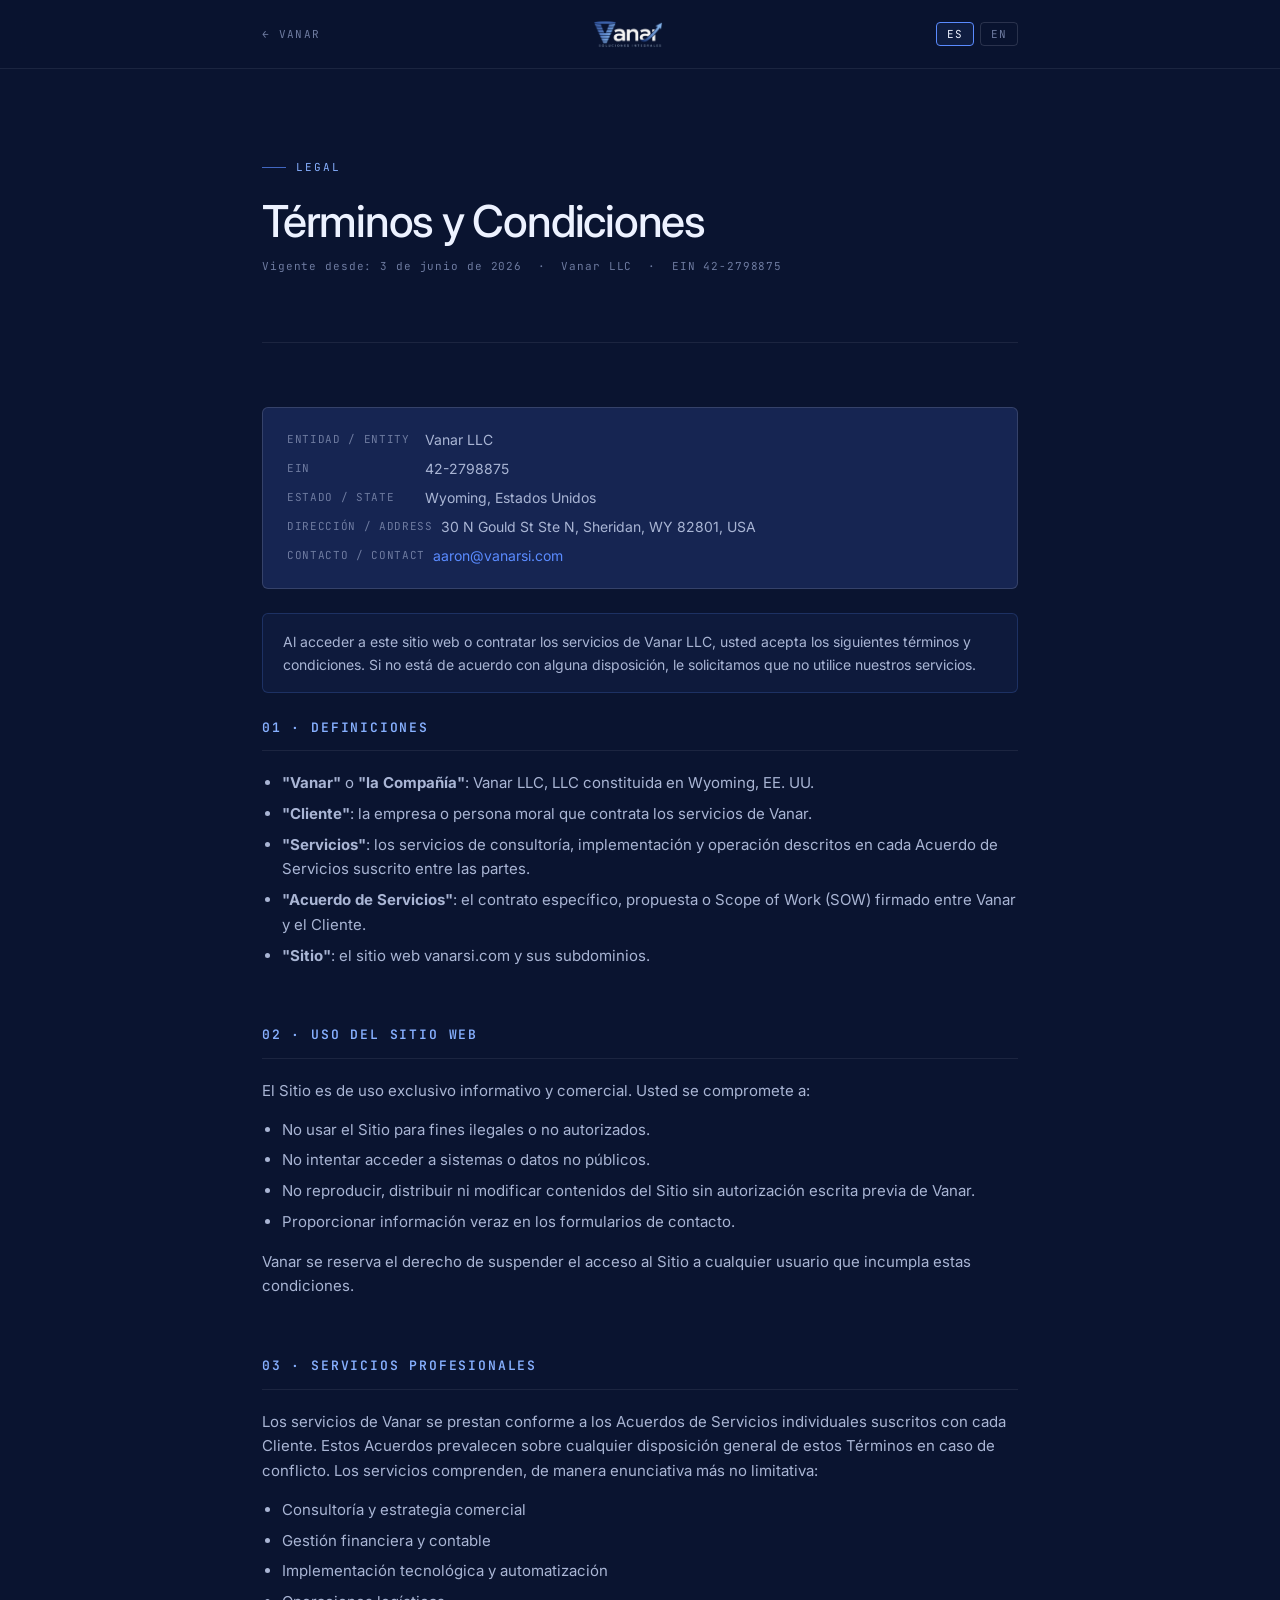
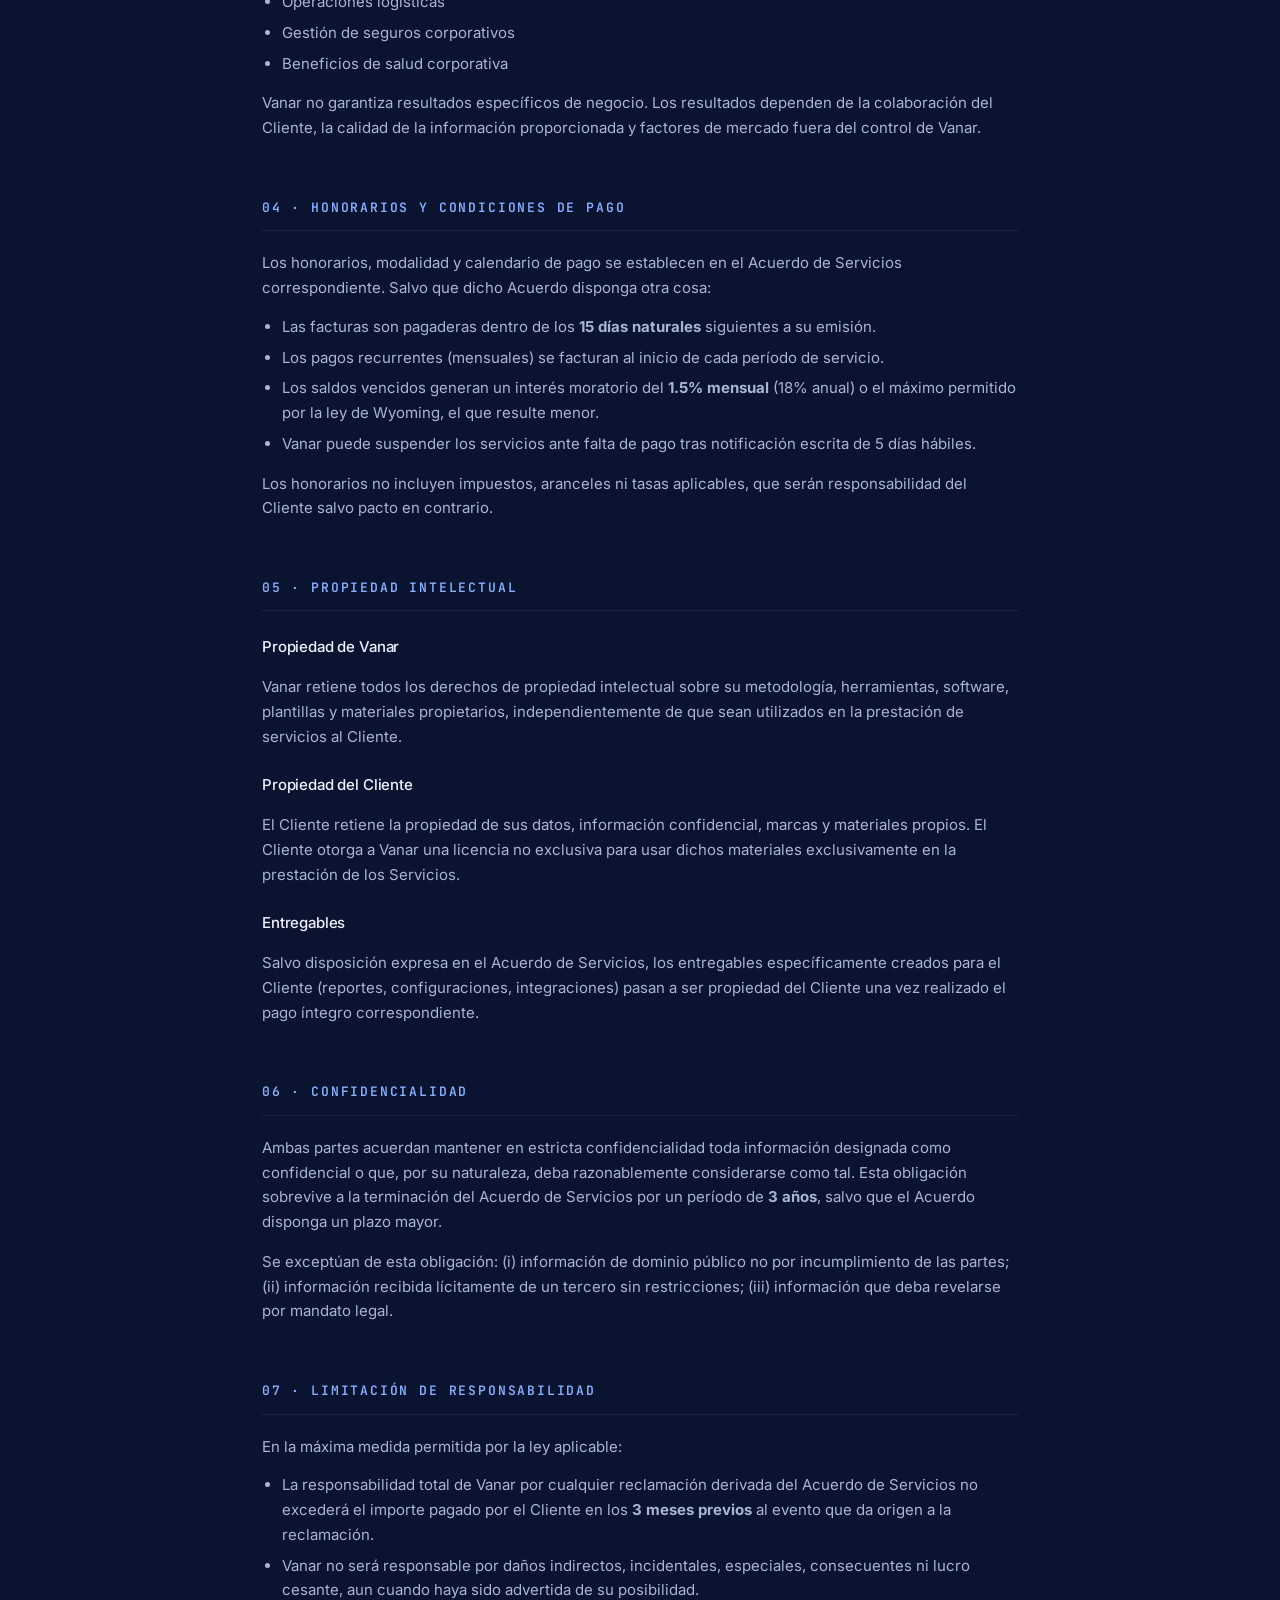
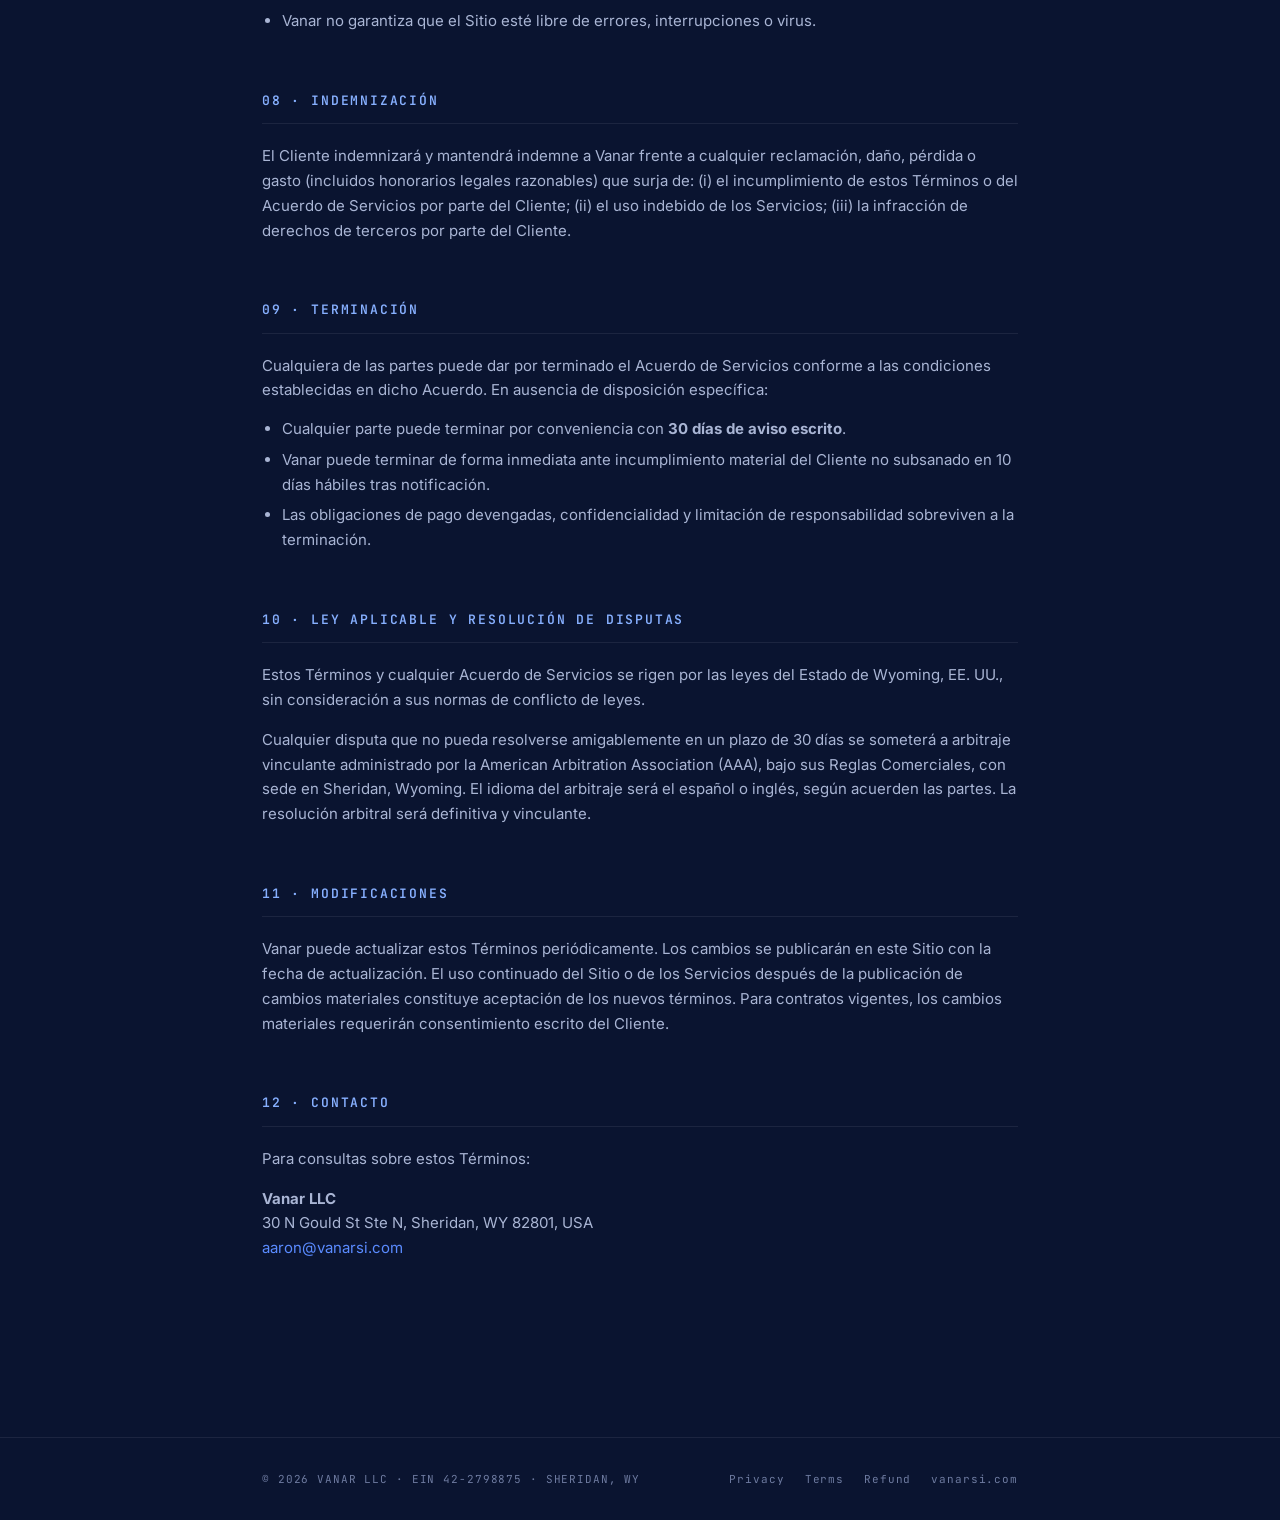
<file: terms.html>
<!doctype html>
<html lang="es">
<head>
<meta charset="utf-8" />
<meta name="viewport" content="width=device-width, initial-scale=1" />
<title>Términos y Condiciones · Vanar LLC</title>
<link rel="icon" type="image/png" sizes="32x32" href="assets/favicon-32.png?v=3" />
<link rel="shortcut icon" href="assets/favicon-32.png?v=3" />
<link rel="preconnect" href="https://fonts.googleapis.com" />
<link rel="preconnect" href="https://fonts.gstatic.com" crossorigin />
<link href="https://fonts.googleapis.com/css2?family=Inter:wght@300;400;450;500;600&family=JetBrains+Mono:wght@400;500&family=Instrument+Serif:ital@0;1&display=swap" rel="stylesheet" />
<style>
:root {
  --bg: #0A1430;
  --bg-elev: #101D43;
  --bg-elev-2: #162552;
  --ink: #EDF2FF;
  --ink-soft: #A9B5D4;
  --ink-mute: #6E7BA0;
  --line: rgba(237,242,255,0.08);
  --line-2: rgba(237,242,255,0.14);
  --accent: #5A8BFF;
  --accent-2: #87B0FF;
  --radius: 6px;
}
*, *::before, *::after { box-sizing: border-box; }
html, body { margin: 0; padding: 0; background: var(--bg); color: var(--ink); }
body {
  font-family: 'Inter', system-ui, sans-serif;
  font-size: 16px;
  line-height: 1.65;
  -webkit-font-smoothing: antialiased;
}
a { color: var(--accent); text-decoration: none; }
a:hover { text-decoration: underline; }
.container { max-width: 820px; margin: 0 auto; padding: 0 32px; }
@media (max-width: 600px) { .container { padding: 0 20px; } }

.legal-nav {
  border-bottom: 1px solid var(--line);
  padding: 20px 0;
  position: sticky; top: 0;
  background: rgba(10,20,48,0.92);
  backdrop-filter: blur(12px);
  z-index: 100;
}
.legal-nav-row { display: flex; align-items: center; justify-content: space-between; gap: 16px; }
.logo-img { height: 28px; display: block; }
.nav-back {
  font-family: 'JetBrains Mono', monospace;
  font-size: 11px; letter-spacing: 0.12em;
  text-transform: uppercase; color: var(--ink-mute);
  display: inline-flex; align-items: center; gap: 6px;
}
.nav-back:hover { color: var(--ink); text-decoration: none; }
.lang-toggle { display: flex; gap: 6px; }
.lang-toggle button {
  font-family: 'JetBrains Mono', monospace;
  font-size: 11px; letter-spacing: 0.1em;
  border: 1px solid var(--line-2);
  background: none; color: var(--ink-mute);
  padding: 4px 10px; border-radius: 4px; cursor: pointer;
  transition: all 0.15s;
}
.lang-toggle button.active, .lang-toggle button:hover {
  color: var(--ink); border-color: var(--accent); background: rgba(90,139,255,0.08);
}

.legal-header { padding: 80px 0 56px; border-bottom: 1px solid var(--line); }
.eyebrow {
  font-family: 'JetBrains Mono', monospace;
  font-size: 11px; letter-spacing: 0.18em; text-transform: uppercase;
  color: var(--accent-2); display: inline-flex; align-items: center; gap: 10px;
}
.eyebrow::before {
  content: ""; width: 24px; height: 1px;
  background: var(--accent); display: inline-block; opacity: 0.7;
}
.legal-title {
  font-size: clamp(28px, 4vw, 44px); font-weight: 500;
  letter-spacing: -0.028em; margin: 20px 0 12px; line-height: 1.1;
}
.legal-meta {
  font-family: 'JetBrains Mono', monospace;
  font-size: 11px; letter-spacing: 0.08em; color: var(--ink-mute);
}

.legal-body { padding: 64px 0 120px; }
.legal-section { margin-bottom: 56px; }
.legal-section h2 {
  font-size: 13px; font-weight: 600; letter-spacing: 0.14em;
  text-transform: uppercase; color: var(--accent-2);
  font-family: 'JetBrains Mono', monospace;
  margin: 0 0 20px; padding-bottom: 12px;
  border-bottom: 1px solid var(--line);
}
.legal-section h3 {
  font-size: 15px; font-weight: 500; color: var(--ink);
  margin: 24px 0 8px; letter-spacing: -0.01em;
}
.legal-section p { color: var(--ink-soft); font-size: 15px; margin-bottom: 14px; }
.legal-section ul { margin: 0 0 14px 0; padding-left: 20px; color: var(--ink-soft); font-size: 15px; }
.legal-section ul li { margin-bottom: 6px; }
.entity-box {
  background: var(--bg-elev-2); border: 1px solid var(--line-2);
  border-radius: var(--radius); padding: 20px 24px; margin-bottom: 24px;
}
.entity-box .row { display: flex; gap: 8px; margin-bottom: 6px; font-size: 14px; }
.entity-box .row:last-child { margin-bottom: 0; }
.entity-box .label {
  color: var(--ink-mute); min-width: 130px; font-family: 'JetBrains Mono', monospace;
  font-size: 11px; letter-spacing: 0.06em; text-transform: uppercase; padding-top: 2px;
}
.entity-box .val { color: var(--ink-soft); }

.notice-box {
  background: rgba(90,139,255,0.06); border: 1px solid rgba(90,139,255,0.2);
  border-radius: var(--radius); padding: 16px 20px; margin-bottom: 24px;
}
.notice-box p { color: var(--ink-soft); font-size: 14px; margin: 0; }

.legal-footer { border-top: 1px solid var(--line); padding: 32px 0; }
.legal-footer-row {
  display: flex; align-items: center; justify-content: space-between;
  font-family: 'JetBrains Mono', monospace; font-size: 11px;
  letter-spacing: 0.08em; color: var(--ink-mute); gap: 16px; flex-wrap: wrap;
}
.legal-links { display: flex; gap: 20px; }
.legal-links a { color: var(--ink-mute); }
.legal-links a:hover { color: var(--accent); text-decoration: none; }

[data-lang] { display: none; }
[data-lang].visible { display: block; }
</style>
</head>
<body>

<nav class="legal-nav">
  <div class="container legal-nav-row">
    <a href="/" class="nav-back">← Vanar</a>
    <a href="/"><img src="assets/vanar-logo-nav.png?v=1" alt="Vanar" class="logo-img" /></a>
    <div class="lang-toggle">
      <button class="active" onclick="setLang('es')" id="btn-es">ES</button>
      <button onclick="setLang('en')" id="btn-en">EN</button>
    </div>
  </div>
</nav>

<div class="container">
  <header class="legal-header">
    <span class="eyebrow">Legal</span>
    <div data-lang="es" class="visible">
      <h1 class="legal-title">Términos y Condiciones</h1>
      <p class="legal-meta">Vigente desde: 3 de junio de 2026 &nbsp;·&nbsp; Vanar LLC &nbsp;·&nbsp; EIN 42-2798875</p>
    </div>
    <div data-lang="en">
      <h1 class="legal-title">Terms & Conditions</h1>
      <p class="legal-meta">Effective: June 3, 2026 &nbsp;·&nbsp; Vanar LLC &nbsp;·&nbsp; EIN 42-2798875</p>
    </div>
  </header>

  <main class="legal-body">

    <div class="entity-box">
      <div class="row"><span class="label">Entidad / Entity</span><span class="val">Vanar LLC</span></div>
      <div class="row"><span class="label">EIN</span><span class="val">42-2798875</span></div>
      <div class="row"><span class="label">Estado / State</span><span class="val">Wyoming, Estados Unidos</span></div>
      <div class="row"><span class="label">Dirección / Address</span><span class="val">30 N Gould St Ste N, Sheridan, WY 82801, USA</span></div>
      <div class="row"><span class="label">Contacto / Contact</span><span class="val"><a href="mailto:aaron@vanarsi.com">aaron@vanarsi.com</a></span></div>
    </div>

    <!-- ESPAÑOL -->
    <div data-lang="es" class="visible">

      <div class="notice-box">
        <p>Al acceder a este sitio web o contratar los servicios de Vanar LLC, usted acepta los siguientes términos y condiciones. Si no está de acuerdo con alguna disposición, le solicitamos que no utilice nuestros servicios.</p>
      </div>

      <div class="legal-section">
        <h2>01 · Definiciones</h2>
        <ul>
          <li><strong>"Vanar"</strong> o <strong>"la Compañía"</strong>: Vanar LLC, LLC constituida en Wyoming, EE. UU.</li>
          <li><strong>"Cliente"</strong>: la empresa o persona moral que contrata los servicios de Vanar.</li>
          <li><strong>"Servicios"</strong>: los servicios de consultoría, implementación y operación descritos en cada Acuerdo de Servicios suscrito entre las partes.</li>
          <li><strong>"Acuerdo de Servicios"</strong>: el contrato específico, propuesta o Scope of Work (SOW) firmado entre Vanar y el Cliente.</li>
          <li><strong>"Sitio"</strong>: el sitio web vanarsi.com y sus subdominios.</li>
        </ul>
      </div>

      <div class="legal-section">
        <h2>02 · Uso del sitio web</h2>
        <p>El Sitio es de uso exclusivo informativo y comercial. Usted se compromete a:</p>
        <ul>
          <li>No usar el Sitio para fines ilegales o no autorizados.</li>
          <li>No intentar acceder a sistemas o datos no públicos.</li>
          <li>No reproducir, distribuir ni modificar contenidos del Sitio sin autorización escrita previa de Vanar.</li>
          <li>Proporcionar información veraz en los formularios de contacto.</li>
        </ul>
        <p>Vanar se reserva el derecho de suspender el acceso al Sitio a cualquier usuario que incumpla estas condiciones.</p>
      </div>

      <div class="legal-section">
        <h2>03 · Servicios profesionales</h2>
        <p>Los servicios de Vanar se prestan conforme a los Acuerdos de Servicios individuales suscritos con cada Cliente. Estos Acuerdos prevalecen sobre cualquier disposición general de estos Términos en caso de conflicto. Los servicios comprenden, de manera enunciativa más no limitativa:</p>
        <ul>
          <li>Consultoría y estrategia comercial</li>
          <li>Gestión financiera y contable</li>
          <li>Implementación tecnológica y automatización</li>
          <li>Operaciones logísticas</li>
          <li>Gestión de seguros corporativos</li>
          <li>Beneficios de salud corporativa</li>
        </ul>
        <p>Vanar no garantiza resultados específicos de negocio. Los resultados dependen de la colaboración del Cliente, la calidad de la información proporcionada y factores de mercado fuera del control de Vanar.</p>
      </div>

      <div class="legal-section">
        <h2>04 · Honorarios y condiciones de pago</h2>
        <p>Los honorarios, modalidad y calendario de pago se establecen en el Acuerdo de Servicios correspondiente. Salvo que dicho Acuerdo disponga otra cosa:</p>
        <ul>
          <li>Las facturas son pagaderas dentro de los <strong>15 días naturales</strong> siguientes a su emisión.</li>
          <li>Los pagos recurrentes (mensuales) se facturan al inicio de cada período de servicio.</li>
          <li>Los saldos vencidos generan un interés moratorio del <strong>1.5% mensual</strong> (18% anual) o el máximo permitido por la ley de Wyoming, el que resulte menor.</li>
          <li>Vanar puede suspender los servicios ante falta de pago tras notificación escrita de 5 días hábiles.</li>
        </ul>
        <p>Los honorarios no incluyen impuestos, aranceles ni tasas aplicables, que serán responsabilidad del Cliente salvo pacto en contrario.</p>
      </div>

      <div class="legal-section">
        <h2>05 · Propiedad intelectual</h2>
        <h3>Propiedad de Vanar</h3>
        <p>Vanar retiene todos los derechos de propiedad intelectual sobre su metodología, herramientas, software, plantillas y materiales propietarios, independientemente de que sean utilizados en la prestación de servicios al Cliente.</p>
        <h3>Propiedad del Cliente</h3>
        <p>El Cliente retiene la propiedad de sus datos, información confidencial, marcas y materiales propios. El Cliente otorga a Vanar una licencia no exclusiva para usar dichos materiales exclusivamente en la prestación de los Servicios.</p>
        <h3>Entregables</h3>
        <p>Salvo disposición expresa en el Acuerdo de Servicios, los entregables específicamente creados para el Cliente (reportes, configuraciones, integraciones) pasan a ser propiedad del Cliente una vez realizado el pago íntegro correspondiente.</p>
      </div>

      <div class="legal-section">
        <h2>06 · Confidencialidad</h2>
        <p>Ambas partes acuerdan mantener en estricta confidencialidad toda información designada como confidencial o que, por su naturaleza, deba razonablemente considerarse como tal. Esta obligación sobrevive a la terminación del Acuerdo de Servicios por un período de <strong>3 años</strong>, salvo que el Acuerdo disponga un plazo mayor.</p>
        <p>Se exceptúan de esta obligación: (i) información de dominio público no por incumplimiento de las partes; (ii) información recibida lícitamente de un tercero sin restricciones; (iii) información que deba revelarse por mandato legal.</p>
      </div>

      <div class="legal-section">
        <h2>07 · Limitación de responsabilidad</h2>
        <p>En la máxima medida permitida por la ley aplicable:</p>
        <ul>
          <li>La responsabilidad total de Vanar por cualquier reclamación derivada del Acuerdo de Servicios no excederá el importe pagado por el Cliente en los <strong>3 meses previos</strong> al evento que da origen a la reclamación.</li>
          <li>Vanar no será responsable por daños indirectos, incidentales, especiales, consecuentes ni lucro cesante, aun cuando haya sido advertida de su posibilidad.</li>
          <li>Vanar no garantiza que el Sitio esté libre de errores, interrupciones o virus.</li>
        </ul>
      </div>

      <div class="legal-section">
        <h2>08 · Indemnización</h2>
        <p>El Cliente indemnizará y mantendrá indemne a Vanar frente a cualquier reclamación, daño, pérdida o gasto (incluidos honorarios legales razonables) que surja de: (i) el incumplimiento de estos Términos o del Acuerdo de Servicios por parte del Cliente; (ii) el uso indebido de los Servicios; (iii) la infracción de derechos de terceros por parte del Cliente.</p>
      </div>

      <div class="legal-section">
        <h2>09 · Terminación</h2>
        <p>Cualquiera de las partes puede dar por terminado el Acuerdo de Servicios conforme a las condiciones establecidas en dicho Acuerdo. En ausencia de disposición específica:</p>
        <ul>
          <li>Cualquier parte puede terminar por conveniencia con <strong>30 días de aviso escrito</strong>.</li>
          <li>Vanar puede terminar de forma inmediata ante incumplimiento material del Cliente no subsanado en 10 días hábiles tras notificación.</li>
          <li>Las obligaciones de pago devengadas, confidencialidad y limitación de responsabilidad sobreviven a la terminación.</li>
        </ul>
      </div>

      <div class="legal-section">
        <h2>10 · Ley aplicable y resolución de disputas</h2>
        <p>Estos Términos y cualquier Acuerdo de Servicios se rigen por las leyes del Estado de Wyoming, EE. UU., sin consideración a sus normas de conflicto de leyes.</p>
        <p>Cualquier disputa que no pueda resolverse amigablemente en un plazo de 30 días se someterá a arbitraje vinculante administrado por la American Arbitration Association (AAA), bajo sus Reglas Comerciales, con sede en Sheridan, Wyoming. El idioma del arbitraje será el español o inglés, según acuerden las partes. La resolución arbitral será definitiva y vinculante.</p>
      </div>

      <div class="legal-section">
        <h2>11 · Modificaciones</h2>
        <p>Vanar puede actualizar estos Términos periódicamente. Los cambios se publicarán en este Sitio con la fecha de actualización. El uso continuado del Sitio o de los Servicios después de la publicación de cambios materiales constituye aceptación de los nuevos términos. Para contratos vigentes, los cambios materiales requerirán consentimiento escrito del Cliente.</p>
      </div>

      <div class="legal-section">
        <h2>12 · Contacto</h2>
        <p>Para consultas sobre estos Términos:</p>
        <p><strong>Vanar LLC</strong><br/>
        30 N Gould St Ste N, Sheridan, WY 82801, USA<br/>
        <a href="mailto:aaron@vanarsi.com">aaron@vanarsi.com</a></p>
      </div>

    </div><!-- /es -->

    <!-- ENGLISH -->
    <div data-lang="en">

      <div class="notice-box">
        <p>By accessing this website or engaging Vanar LLC's services, you agree to the following terms and conditions. If you do not agree with any provision, please do not use our services.</p>
      </div>

      <div class="legal-section">
        <h2>01 · Definitions</h2>
        <ul>
          <li><strong>"Vanar"</strong> or <strong>"the Company"</strong>: Vanar LLC, a limited liability company formed in Wyoming, USA.</li>
          <li><strong>"Client"</strong>: the company or legal entity engaging Vanar's services.</li>
          <li><strong>"Services"</strong>: the consulting, implementation, and operational services described in each Services Agreement.</li>
          <li><strong>"Services Agreement"</strong>: the specific contract, proposal, or Scope of Work (SOW) executed between Vanar and the Client.</li>
          <li><strong>"Site"</strong>: the website vanarsi.com and its subdomains.</li>
        </ul>
      </div>

      <div class="legal-section">
        <h2>02 · Use of the Website</h2>
        <p>The Site is for informational and commercial purposes only. You agree to:</p>
        <ul>
          <li>Not use the Site for illegal or unauthorized purposes.</li>
          <li>Not attempt to access non-public systems or data.</li>
          <li>Not reproduce, distribute, or modify Site content without prior written authorization from Vanar.</li>
          <li>Provide accurate information in contact forms.</li>
        </ul>
        <p>Vanar reserves the right to suspend Site access to any user who violates these conditions.</p>
      </div>

      <div class="legal-section">
        <h2>03 · Professional Services</h2>
        <p>Vanar's services are delivered pursuant to individual Services Agreements with each Client. These Agreements prevail over these general Terms in the event of conflict. Services include, without limitation:</p>
        <ul>
          <li>Commercial consulting and strategy</li>
          <li>Financial and accounting management</li>
          <li>Technology implementation and automation</li>
          <li>Logistics operations</li>
          <li>Corporate insurance management</li>
          <li>Corporate health benefits</li>
        </ul>
        <p>Vanar does not guarantee specific business outcomes. Results depend on Client collaboration, quality of information provided, and market factors outside Vanar's control.</p>
      </div>

      <div class="legal-section">
        <h2>04 · Fees and Payment Terms</h2>
        <p>Fees, payment modality, and schedule are set forth in the applicable Services Agreement. Unless that Agreement specifies otherwise:</p>
        <ul>
          <li>Invoices are due within <strong>15 calendar days</strong> of issuance.</li>
          <li>Recurring (monthly) payments are invoiced at the start of each service period.</li>
          <li>Overdue balances accrue late fees at <strong>1.5% per month</strong> (18% annually) or the maximum permitted by Wyoming law, whichever is lower.</li>
          <li>Vanar may suspend services for non-payment after 5 business days' written notice.</li>
        </ul>
        <p>Fees exclude any applicable taxes, duties, or levies, which are the Client's responsibility unless otherwise agreed.</p>
      </div>

      <div class="legal-section">
        <h2>05 · Intellectual Property</h2>
        <h3>Vanar's Property</h3>
        <p>Vanar retains all intellectual property rights in its methodology, tools, software, templates, and proprietary materials, regardless of whether they are used in delivering services to the Client.</p>
        <h3>Client's Property</h3>
        <p>The Client retains ownership of its data, confidential information, trademarks, and materials. The Client grants Vanar a non-exclusive license to use such materials solely for delivering the Services.</p>
        <h3>Deliverables</h3>
        <p>Unless expressly stated in the Services Agreement, deliverables specifically created for the Client (reports, configurations, integrations) become Client property upon full payment.</p>
      </div>

      <div class="legal-section">
        <h2>06 · Confidentiality</h2>
        <p>Both parties agree to keep strictly confidential all information designated as confidential or that, by its nature, should reasonably be considered as such. This obligation survives termination for <strong>3 years</strong>, unless the Services Agreement provides a longer period.</p>
        <p>Exceptions include: (i) information in the public domain not due to breach; (ii) information lawfully received from a third party without restriction; (iii) information required to be disclosed by law.</p>
      </div>

      <div class="legal-section">
        <h2>07 · Limitation of Liability</h2>
        <p>To the maximum extent permitted by applicable law:</p>
        <ul>
          <li>Vanar's total liability for any claim arising from a Services Agreement shall not exceed the amounts paid by the Client in the <strong>3 months prior</strong> to the event giving rise to the claim.</li>
          <li>Vanar is not liable for indirect, incidental, special, consequential, or lost-profit damages, even if advised of their possibility.</li>
          <li>Vanar does not warrant that the Site will be error-free, uninterrupted, or virus-free.</li>
        </ul>
      </div>

      <div class="legal-section">
        <h2>08 · Indemnification</h2>
        <p>The Client shall indemnify and hold harmless Vanar from any claims, damages, losses, or expenses (including reasonable legal fees) arising from: (i) Client's breach of these Terms or Services Agreement; (ii) misuse of the Services; (iii) Client's infringement of third-party rights.</p>
      </div>

      <div class="legal-section">
        <h2>09 · Termination</h2>
        <p>Either party may terminate the Services Agreement per its terms. In the absence of specific provisions:</p>
        <ul>
          <li>Either party may terminate for convenience with <strong>30 days' written notice</strong>.</li>
          <li>Vanar may terminate immediately upon material Client breach not cured within 10 business days of notice.</li>
          <li>Payment obligations, confidentiality, and limitation of liability survive termination.</li>
        </ul>
      </div>

      <div class="legal-section">
        <h2>10 · Governing Law and Dispute Resolution</h2>
        <p>These Terms and any Services Agreement are governed by the laws of the State of Wyoming, USA, without regard to its conflict-of-law rules.</p>
        <p>Any dispute not resolved amicably within 30 days shall be submitted to binding arbitration administered by the American Arbitration Association (AAA) under its Commercial Rules, seated in Sheridan, Wyoming. The arbitration shall be conducted in English or Spanish as agreed by the parties. The arbitral award shall be final and binding.</p>
      </div>

      <div class="legal-section">
        <h2>11 · Modifications</h2>
        <p>Vanar may update these Terms periodically. Changes will be posted on this Site with the updated date. Continued use of the Site or Services after publication of material changes constitutes acceptance of the new terms. For existing contracts, material changes require the Client's written consent.</p>
      </div>

      <div class="legal-section">
        <h2>12 · Contact</h2>
        <p>For inquiries about these Terms:</p>
        <p><strong>Vanar LLC</strong><br/>
        30 N Gould St Ste N, Sheridan, WY 82801, USA<br/>
        <a href="mailto:aaron@vanarsi.com">aaron@vanarsi.com</a></p>
      </div>

    </div><!-- /en -->

  </main>
</div>

<footer class="legal-footer">
  <div class="container legal-footer-row">
    <span>© 2026 VANAR LLC · EIN 42-2798875 · SHERIDAN, WY</span>
    <div class="legal-links">
      <a href="privacy.html">Privacy</a>
      <a href="terms.html">Terms</a>
      <a href="refund.html">Refund</a>
      <a href="/">vanarsi.com</a>
    </div>
  </div>
</footer>

<script>
function setLang(lang) {
  document.querySelectorAll('[data-lang]').forEach(el => {
    el.classList.toggle('visible', el.dataset.lang === lang);
  });
  document.getElementById('btn-es').classList.toggle('active', lang === 'es');
  document.getElementById('btn-en').classList.toggle('active', lang === 'en');
  document.documentElement.lang = lang;
  localStorage.setItem('vanar_lang', lang);
}
(function() {
  const saved = localStorage.getItem('vanar_lang') || 'es';
  if (saved === 'en') setLang('en');
})();
</script>
</body>
</html>
</file>
